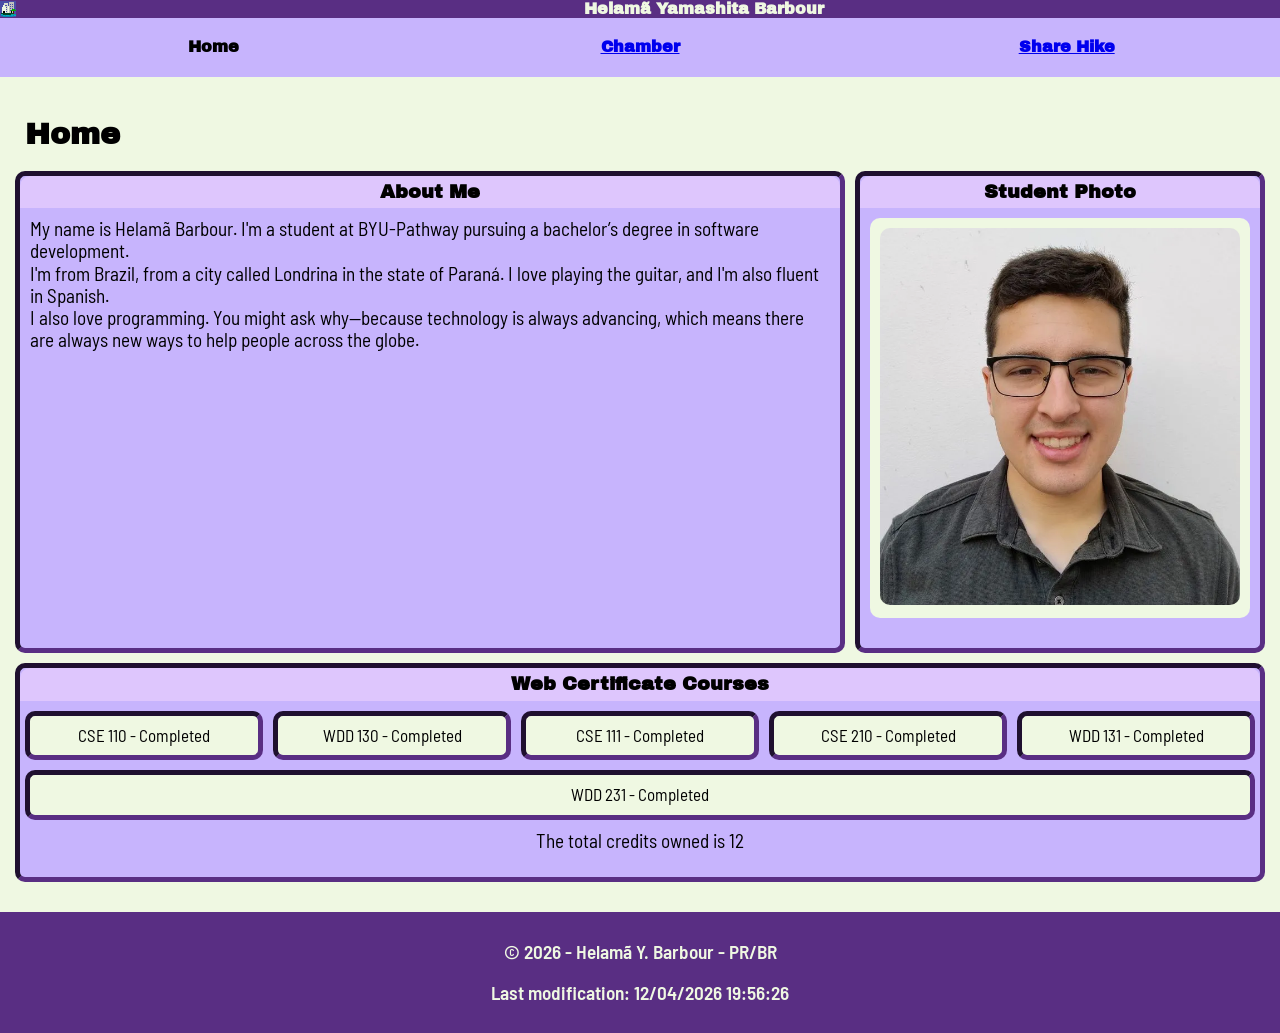
<file: index.html>
<!DOCTYPE html>
<html lang="en">

<head>
    <meta charset="UTF-8">
    <meta name="viewport" content="width=device-width, initial-scale=1.0">
    <title>About Me</title>
    <meta name="description" content="The home for the WDD231 assigments and an introdution to myself">
    <meta name="author" content="Helamã Y. Barbour">
    <link rel="shortcut icon" href="images/favicon.ico" type="image/x-icon">
    <link rel="stylesheet" href="styles/normalize.css" onload="this.media='all'">
    <link rel="stylesheet" href="styles/index.css">
    <link rel="stylesheet" href="styles/index-medium.css">
    <link rel="stylesheet" href="styles/index-large.css">
    <link rel="preconnect" href="https://fonts.googleapis.com">
    <link rel="preconnect" href="https://fonts.gstatic.com" crossorigin>
    <link
        href="https://fonts.googleapis.com/css2?family=Archivo+Black&family=Barlow+Semi+Condensed:ital,wght@0,100;0,200;0,300;0,400;0,500;0,600;0,700;0,800;0,900;1,100;1,200;1,300;1,400;1,500;1,600;1,700;1,800;1,900&display=swap"
        rel="stylesheet">
    <script src="scripts/script.js" defer></script>
    <script src="scripts/course.js" defer></script>
</head>

<body>
    <header>
        <img src="images/favicon.ico" alt="Page icon">
        <span>Helamã Yamashita Barbour</span>
        <img id="dropdownImg" alt="dropdown logo" src="images/dropdown-resize.webp">
        <nav>
            <ul>
                <li>Home</li>
                <li><a href="./chamber/index.html">Chamber</a></li>
                <li><a href="./shareHike/index.html">Share Hike</a></li>
            </ul>
        </nav>
    </header>
    <main>
        <h1>Home</h1>
        <section id="about-me">
            <h2>About Me</h2>
            <p>
                My name is Helamã Barbour. I'm a student at BYU-Pathway pursuing
                a bachelor’s degree in software development.<br>
                I'm from Brazil, from a city called Londrina in the state
                of Paraná. I love playing the guitar, and I'm also fluent in Spanish.<br>
                I also love programming. You might ask why—because technology is always advancing,
                which means there are always new ways to help people across the globe.
            </p>
        </section>
        <section id="student">
            <h2>Student Photo</h2>
            <div id="student-img">
                <img src="images/helama-size.webp" alt="The Student Helamã image">
            </div>
        </section>
        <section id="courses">
            <h2>Web Certificate Courses</h2>
            <ul>
            </ul>
            <span id="totalCredits">The total credits for courses listed above is 6</span>
        </section>
    </main>
    <footer>
        <p>&copy; <span id="currentYear"></span> - Helamã Y. Barbour - PR/BR</p>
        <p id="lastModified"></p>
    </footer>
</body>

</html>
</file>
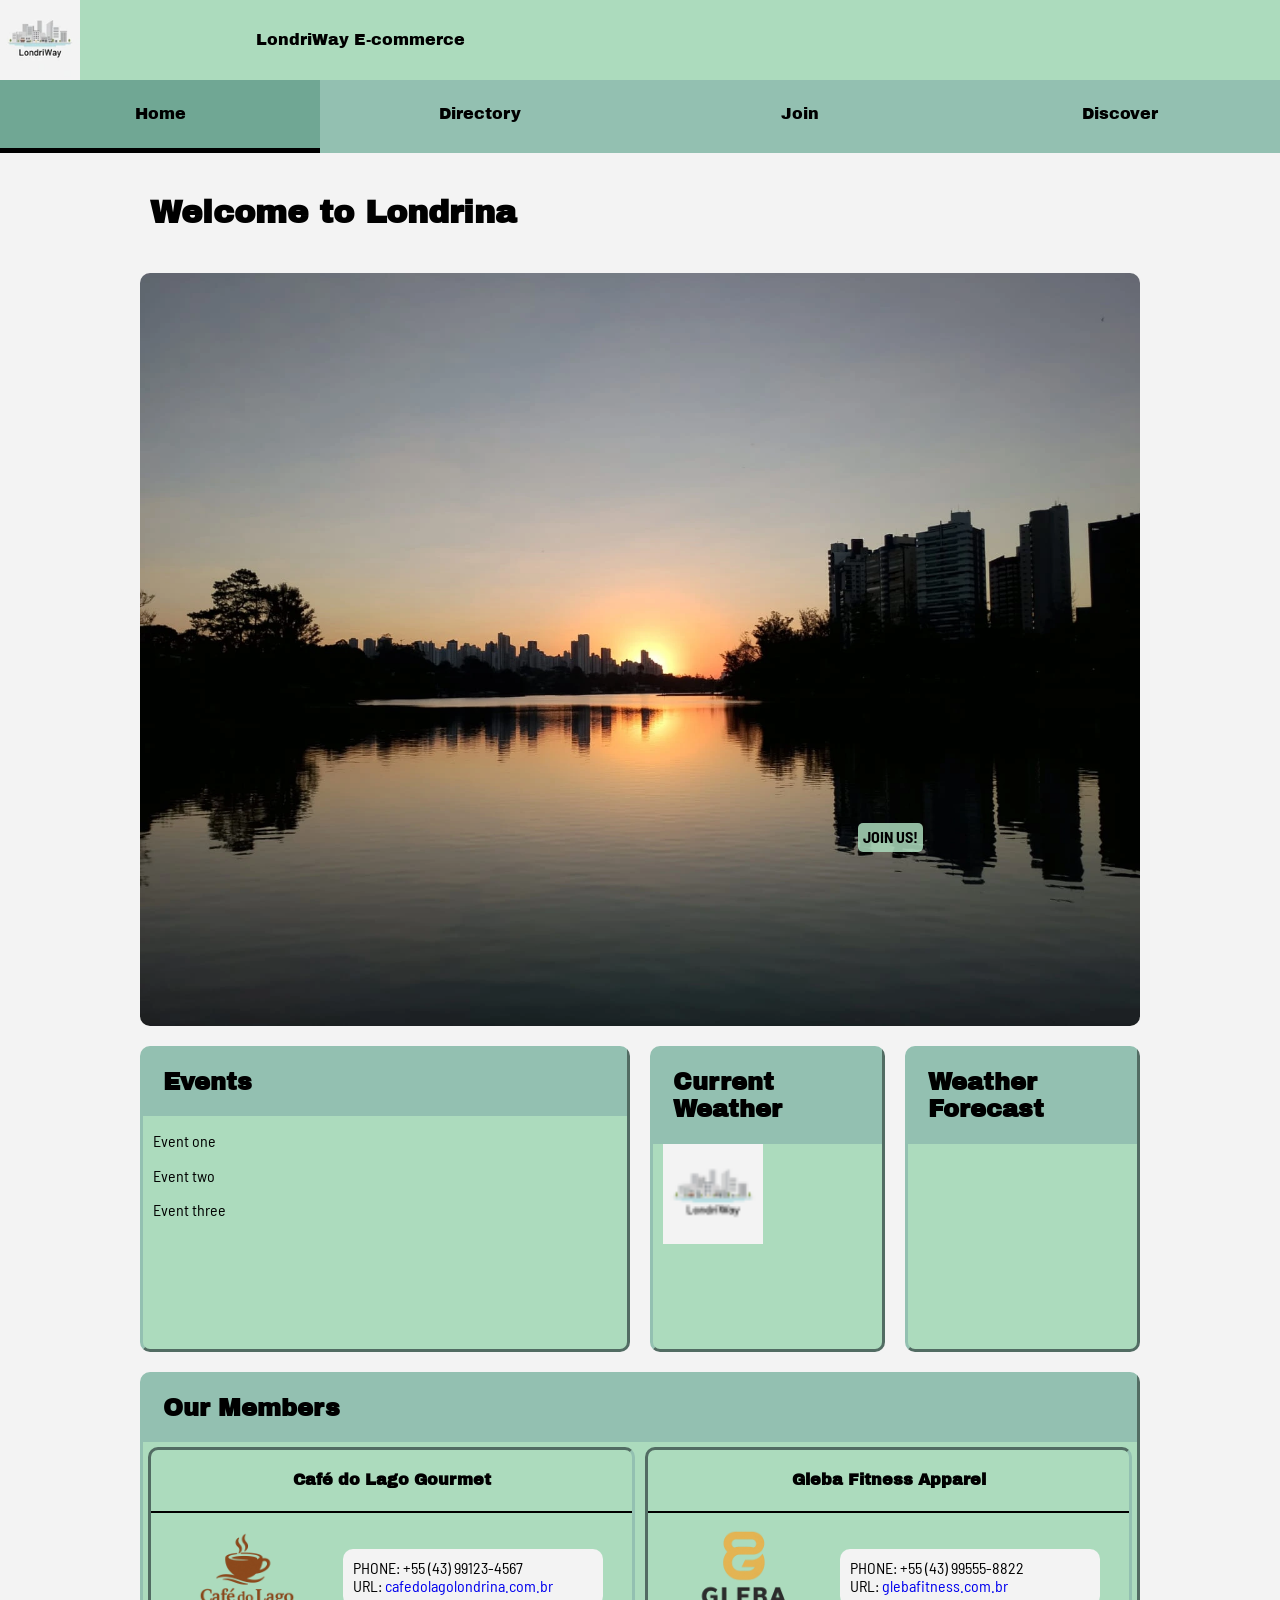
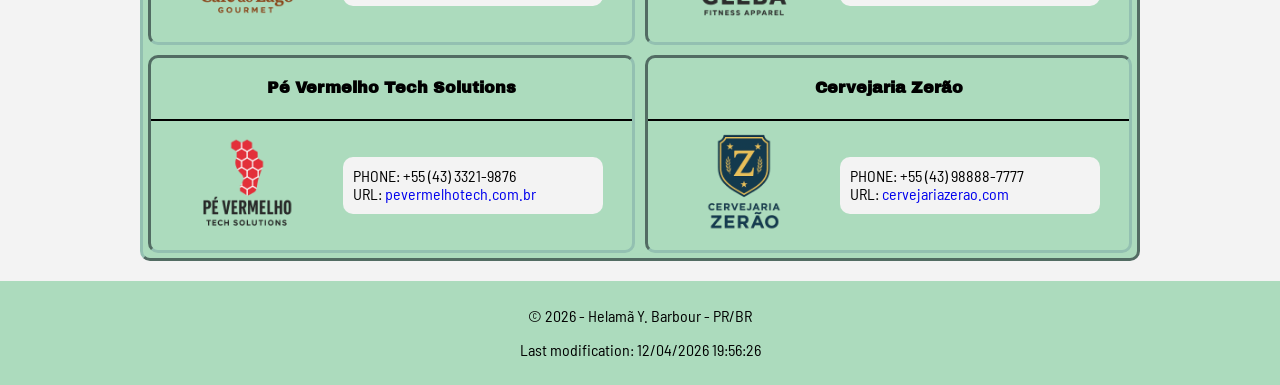
<file: chamber/index.html>
<!DOCTYPE html>
<html lang="en">

<head>
    <meta charset="UTF-8">
    <meta name="viewport" content="width=device-width, initial-scale=1.0">
    <title>LondriWay C.C Home Page</title>
    <meta name="author" content="Helamã Y. Barbour">
    <meta name="description"
        content="The purpouse of the home page is to help people to know the events, companies, and the weather of Londrina.">
    <meta property="og:title" content="LondriWay Home Page">
    <meta property="og:description"
        content="The purpouse of the home page is to help people to know the events, companies, and the weather of Londrina.">
    <meta property="og:image" content="https://helaman-y-b.github.io/wdd231/chamber/images/park-bridge-large.webp">
    <meta property="og:url" content="https://helaman-y-b.github.io/wdd231/chamber/directory.html">
    <link rel="shortcut icon" href="images/favicon.ico" type="image/x-icon">
    <link rel="stylesheet" href="styles/normalize.css">
    <link rel="stylesheet" href="styles/index-small.css">
    <link rel="stylesheet" href="styles/index-large.css" media="(min-width: 526px)">
    <link rel="preconnect" href="https://fonts.googleapis.com">
    <link rel="preconnect" href="https://fonts.gstatic.com" crossorigin>
    <link
        href="https://fonts.googleapis.com/css2?family=Archivo+Black&family=Barlow+Semi+Condensed:ital,wght@0,100;0,200;0,300;0,400;0,500;0,600;0,700;0,800;0,900;1,100;1,200;1,300;1,400;1,500;1,600;1,700;1,800;1,900&display=swap"
        rel="stylesheet">
    <script src="scripts/common-script.js" defer></script>
    <script type="module" src="scripts/script-controller.mjs"></script>
    <script type="module" src="scripts/forecast.mjs"></script>
</head>

<body>
    <header>
        <img src="images/londrin-way-logo.webp" width="75" alt="E-commerce logo">
        <span>LondriWay E-commerce</span>
        <button id="menu-toggle" aria-label="Open Menu">
            <img src="images/nav-icon-32x32.png" width="32" alt="open navigation symbol">
        </button>
        <nav>
            <button class="close-btn" aria-label="Close Menu">&times;</button>
            <ul>
                <li id="selected"><a href="./index.html">Home</a></li>
                <li><a href="./directory.html">Directory</a></li>
                <li><a href="./join.html">Join</a></li>
                <li><a href="./discover.html">Discover</a></li>
            </ul>
        </nav>
    </header>
    <main>
        <div id="hero-img">
            <picture>
                <source media="(min-width: 1000px)" srcset="images/lake-photo-large.webp">
                <source media="(min-width: 600px)" srcset="images/lake-photo-medium.webp">
                <source media="(min-width: 300px)" srcset="images/lake-photo-small.webp">

                <img src="images/lake-photo-large.webp" alt="Image of Londrina" width="400">

            </picture>
            <button id="keynotes">JOIN US!</button>
        </div>


        <h1>Welcome to Londrina</h1>
        <section id="events">
            <h2>Events</h2>
            <div>
                <p>Event one</p>
                <p>Event two</p>
                <p>Event three</p>
            </div>
        </section>
        <section id="weather">
            <h2>Current Weather</h2>
            <div id="weather-info">
                <img id="weather-icon" src="./images/favicon.ico" alt="Weather icon" loading="lazy" width="100"
                    height="75">
                <ul>
                    <li id="temp"></li>
                    <li id="weather-stat"></li>
                    <li id="highest"></li>
                    <li id="lowest"></li>
                    <li id="humidity"></li>
                    <li id="sunrise"></li>
                    <li id="sunset"></li>
                </ul>
            </div>
        </section>
        <section id="forecast">
            <h2>Weather Forecast</h2>
            <div id="forecast-info">
                <p id="today-cast"></p>
                <p id="toworrow-cast"></p>
                <p id="twoday-cast"></p>
            </div>
        </section>
        <section id="business">
            <h2>Our Members</h2>
            <div id="business-info">
                <div id="members-container">
                    <!--Members goes here-->
                </div>
            </div>
        </section>
    </main>
    <footer>
        <p>&copy; <span id="currentYear"></span> - Helamã Y. Barbour - PR/BR</p>
        <p id="lastModified"></p>
    </footer>
</body>

</html>
</file>
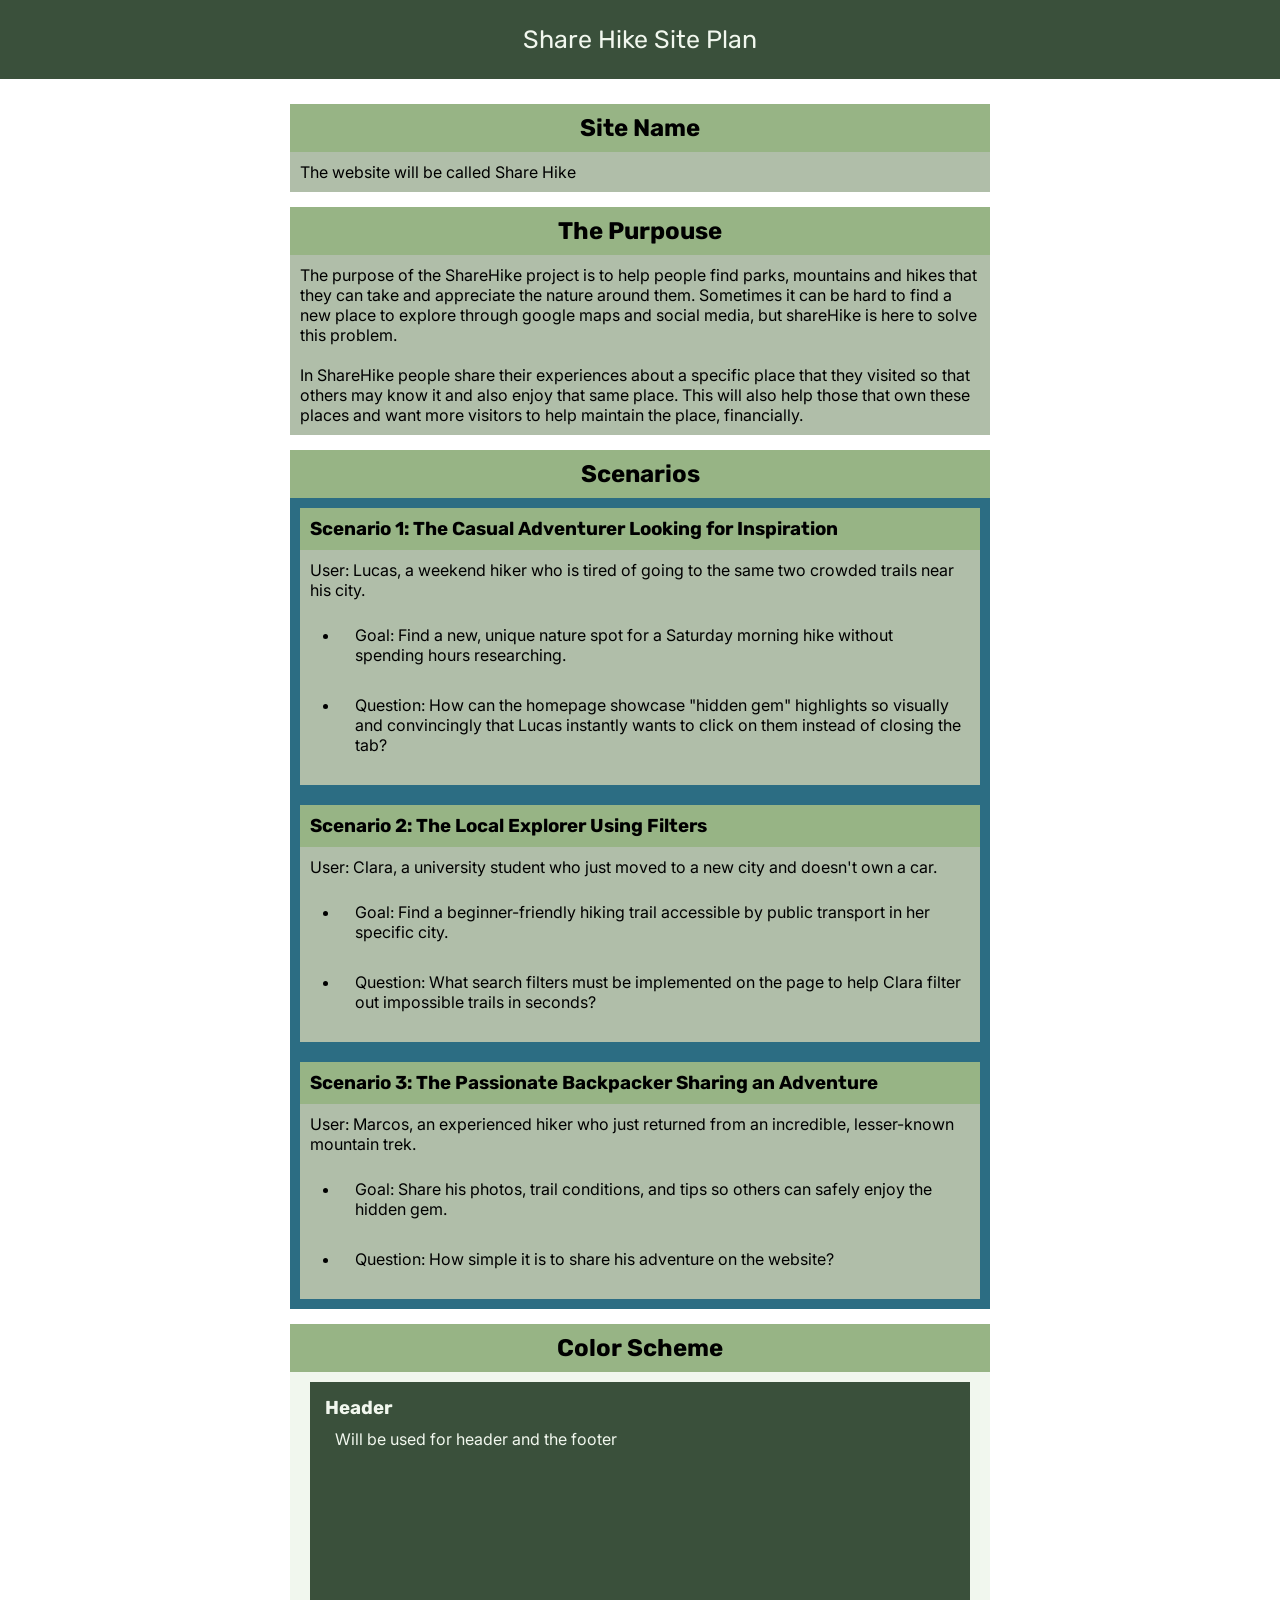
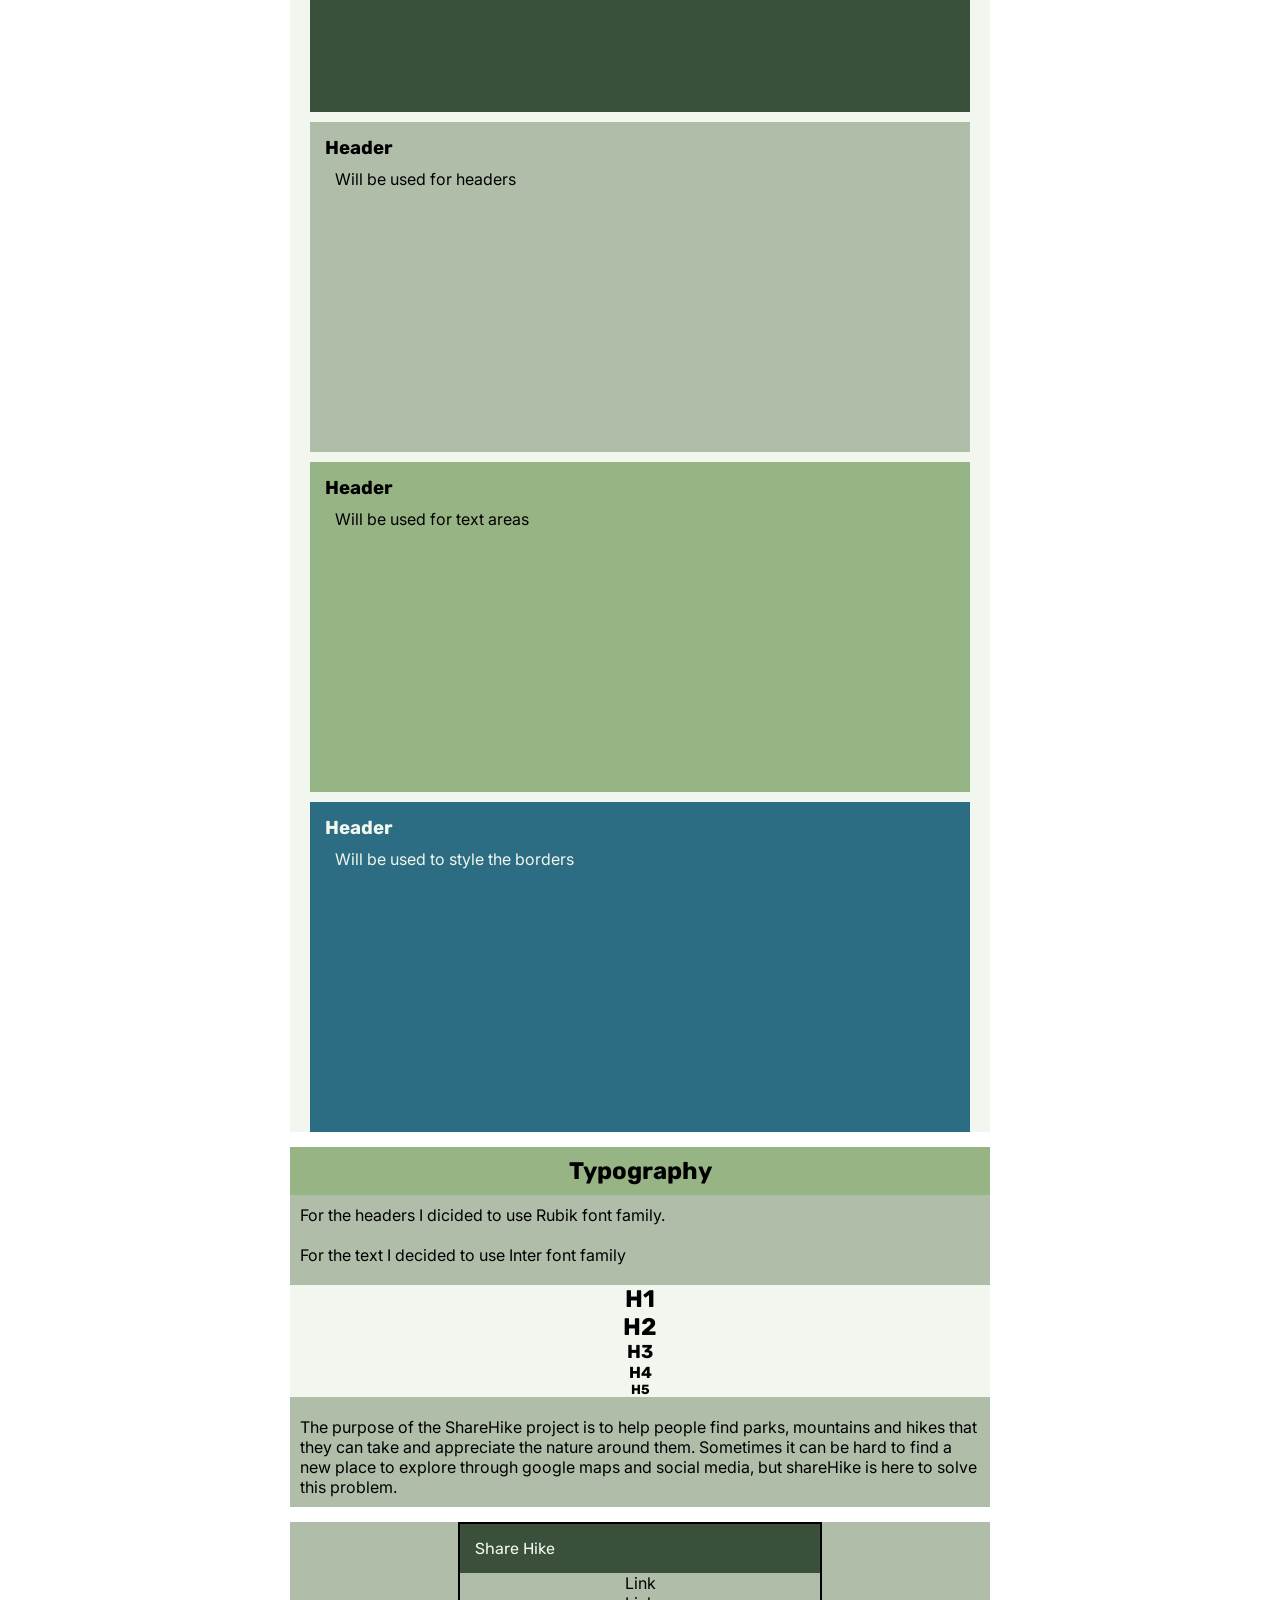
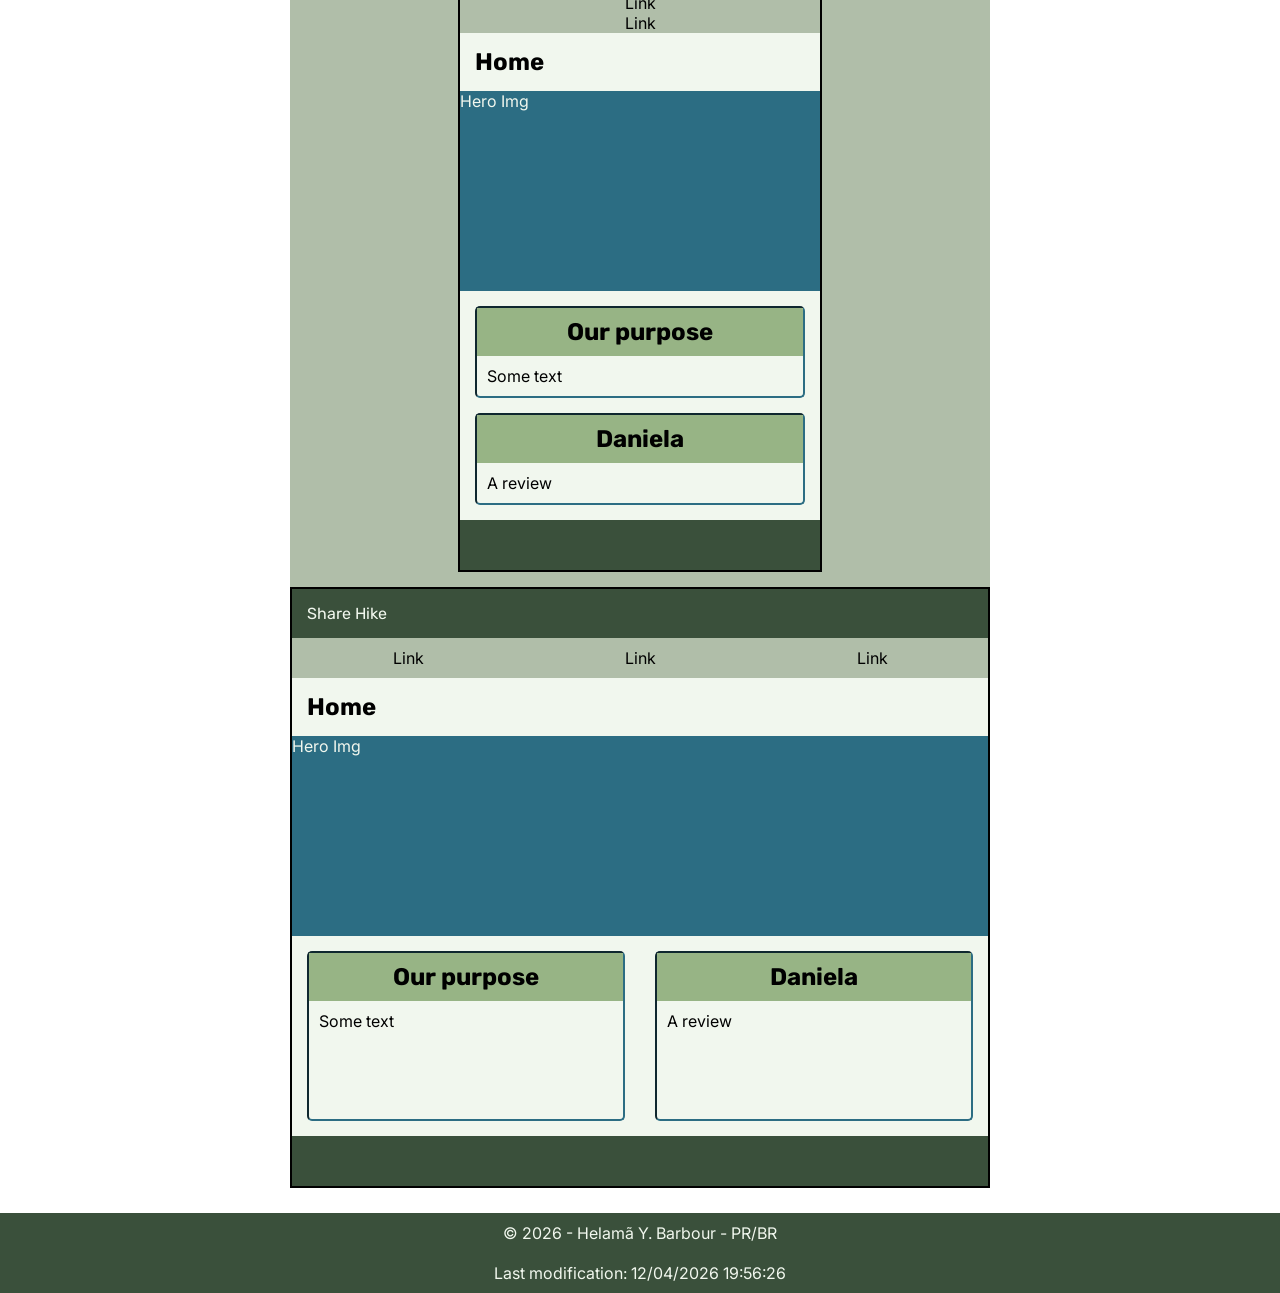
<file: finalProjectPlan/index.html>
<!DOCTYPE html>
<html lang="en">
<head>
    <meta charset="UTF-8">
    <meta name="viewport" content="width=device-width, initial-scale=1.0">
    <title>Share Hike Site Plan</title>
    <link rel="stylesheet" href="style/style.css">
    <link rel="preconnect" href="https://fonts.googleapis.com">
    <link rel="preconnect" href="https://fonts.gstatic.com" crossorigin>
    <link href="https://fonts.googleapis.com/css2?family=Inter:ital,opsz,wght@0,14..32,100..900;1,14..32,100..900&family=Rubik:wght@800&display=swap" rel="stylesheet">
    <script src="scripts/last-modified.js" defer></script>
</head>
<body>
    <header>Share Hike Site Plan</header>
    <main>
        <section>
            <h2>Site Name</h2>
            <p>The website will be called Share Hike</p>
        </section>
        <section>
            <h2>The Purpouse</h2>
            <p>The purpose of the ShareHike project is to help people find parks, mountains and hikes that they can take and appreciate the nature around them. Sometimes it can be hard to find a new place to explore through google maps and social media, but shareHike is here to solve this problem.
                <br><br>
                In ShareHike people share their experiences about a specific place that they visited so that others may know it and also enjoy that same place.
                This will also help those that own these places and want more visitors to help maintain the place, financially.
            </p>
        </section>
        <section id="scenarios">
            <h2>Scenarios</h2>
            <div class="scenarios">
                <h3>Scenario 1: The Casual Adventurer Looking for Inspiration</h3>
                <p>User: Lucas, a weekend hiker who is tired of going to the same two crowded trails near his city.</p>
                <ul>
                    <li>Goal: Find a new, unique nature spot for a Saturday morning hike without spending hours researching.</li>
                    <li>Question: How can the homepage showcase "hidden gem" highlights so visually and convincingly that Lucas instantly wants to click on them instead of closing the tab?</li>
                </ul>
            </div>
            <div class="scenarios">
                <h3>Scenario 2: The Local Explorer Using Filters</h3>
                <p>User: Clara, a university student who just moved to a new city and doesn't own a car.</p>
                <ul>
                    <li>Goal: Find a beginner-friendly hiking trail accessible by public transport in her specific city.</li>
                    <li>Question: What search filters must be implemented on the page to help Clara filter out impossible trails in seconds?</li>
                </ul>
            </div>
            <div class="scenarios">
                <h3>Scenario 3: The Passionate Backpacker Sharing an Adventure</h3>
                <p>User: Marcos, an experienced hiker who just returned from an incredible, lesser-known mountain trek.</p>
                <ul>
                    <li>Goal: Share his photos, trail conditions, and tips so others can safely enjoy the hidden gem.</li>
                    <li>Question: How simple it is to share his adventure on the website?</li>
                </ul>
            </div>
        </section>
        <section id="color-scheme">
            <h2>Color Scheme</h2>
            <div id="primary">
                <h3>Header</h3>
                <p>Will be used for header and the footer</p>
            </div>
            <div id="secondary">
                <h3>Header</h3>
                <p>Will be used for headers</p>
            </div>
            <div id="tertiary">
                <h3>Header</h3>
                <p>Will be used for text areas</p>
            </div>
            <div id="quaternary">
                <h3>Header</h3>
                <p>Will be used to style the borders</p>
            </div>
        </section>
        <section id="typo">
            <h2>Typography</h2>
            <p>For the headers I dicided to use Rubik font family. <br> <br>For the text I decided to use Inter font family</p>
            <div id="header-typo">
                <h1>H1</h1>
                <h2>H2</h2>
                <h3>H3</h3>
                <h4>H4</h4>
                <h5>H5</h5>
            </div>
            <div id="text-typo">
                <p>The purpose of the ShareHike project is to help people find parks, mountains and hikes that they can take and appreciate the nature around them. Sometimes it can be hard to find a new place to explore through google maps and social media, but shareHike is here to solve this problem.</p>
            </div>
        </section>
        <section id="wireframe">
            <div id="mobile-view">
                <div id="header-phone">
                    <span>Share Hike</span>
                    <nav>
                        <ul>
                            <li>Link</li>
                            <li>Link</li>
                            <li>Link</li>
                        </ul>
                    </nav>
                </div>
                <div id="main-phone">
                    <h1>Home</h1>
                    <div class="hero-img">Hero Img</div>
                    <div class="purpouse">
                        <h2>Our purpose</h2>
                        <p>Some text</p>
                    </div>
                    <div class="user-review">
                        <h2>Daniela</h2>
                        <p>A review</p>
                    </div>
                </div>
                <div id="footer-phone"></div>
            </div>

            <div id="wide-view">
                <div id="header-wide">
                    <span>Share Hike</span>
                    <nav>
                        <ul>
                            <li>Link</li>
                            <li>Link</li>
                            <li>Link</li>
                        </ul>
                    </nav>
                </div>
                <div id="main-wide">
                    <h1>Home</h1>
                    <div class="hero-img">Hero Img</div>
                    <div class="purpouse">
                        <h2>Our purpose</h2>
                        <p>Some text</p>
                    </div>
                    <div class="user-review">
                        <h2>Daniela</h2>
                        <p>A review</p>
                    </div>
                </div>
                <div id="footer-wide"></div>
            </div>
        </section>
    </main>
    <footer>
        <p>&copy; <span id="currentYear"></span> - Helamã Y. Barbour - PR/BR</p>
        <p id="lastModified"></p>
    </footer>
</body>
</html>
</file>
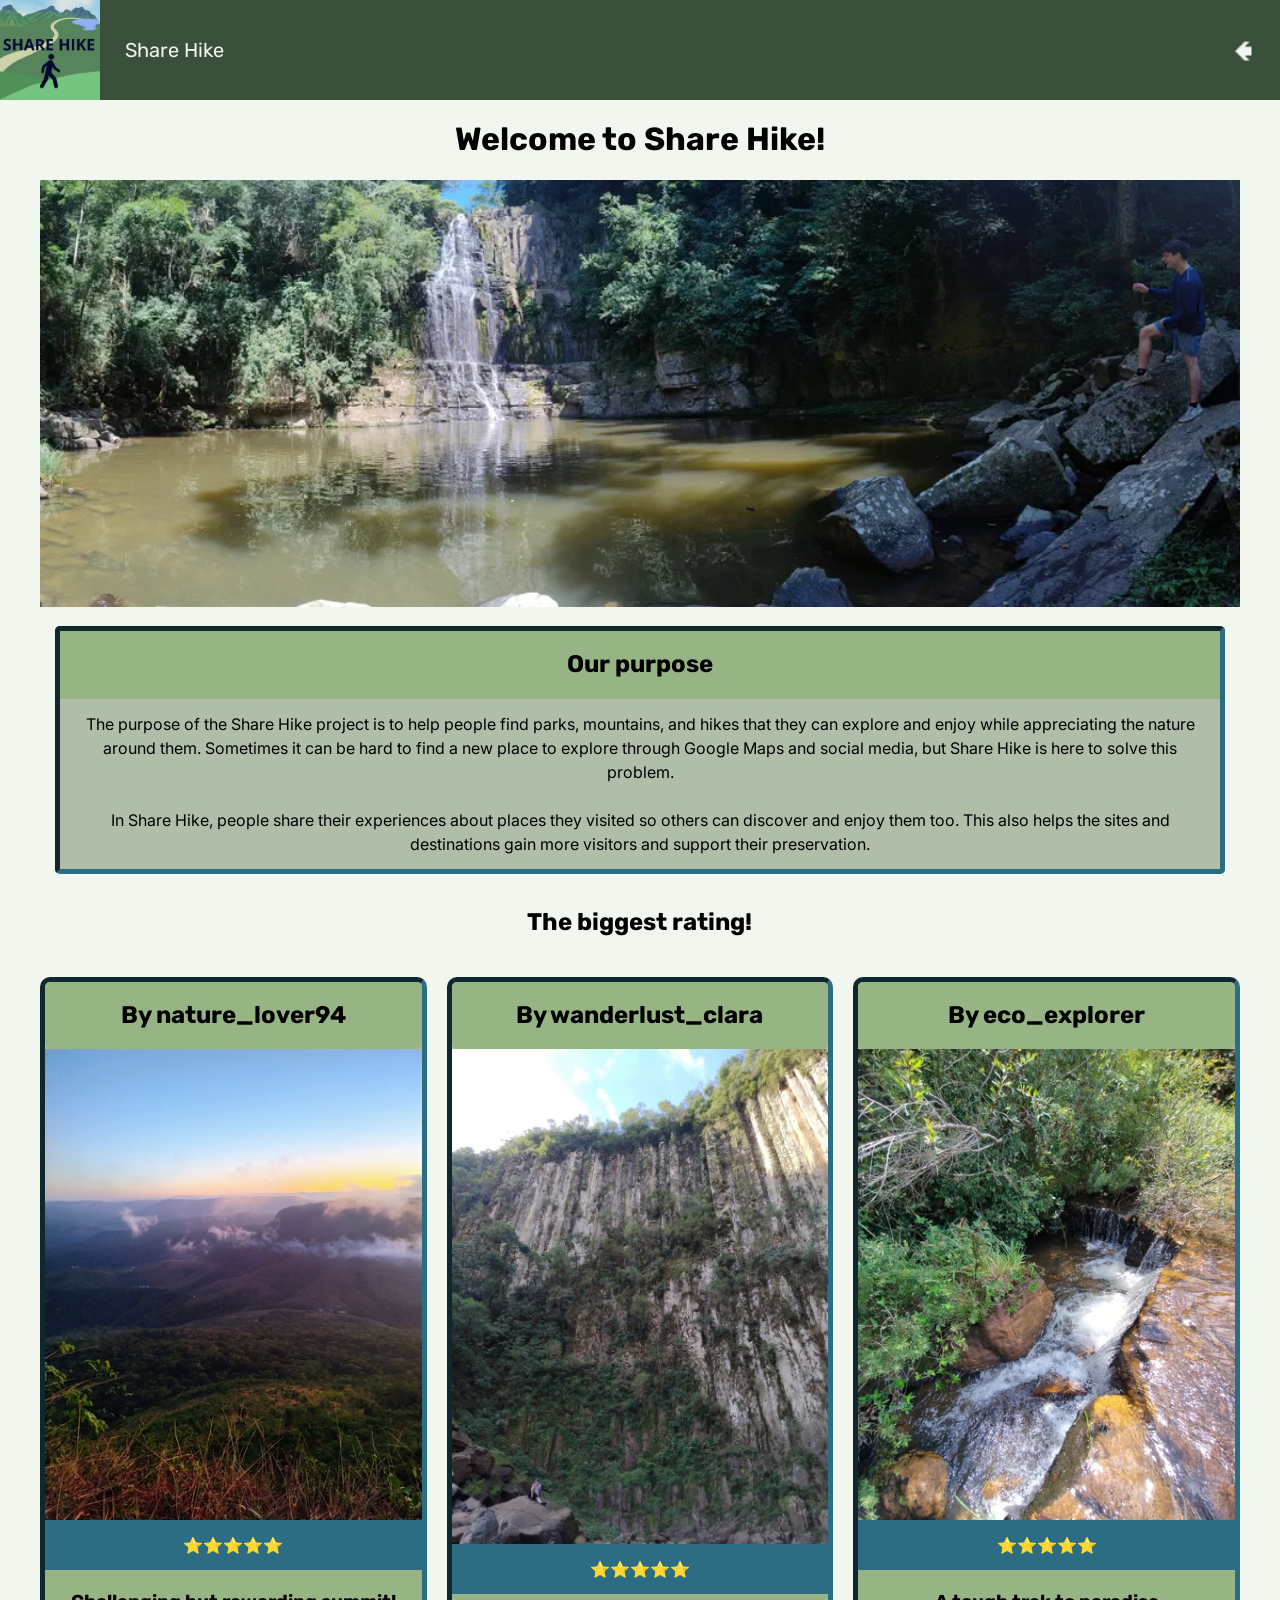
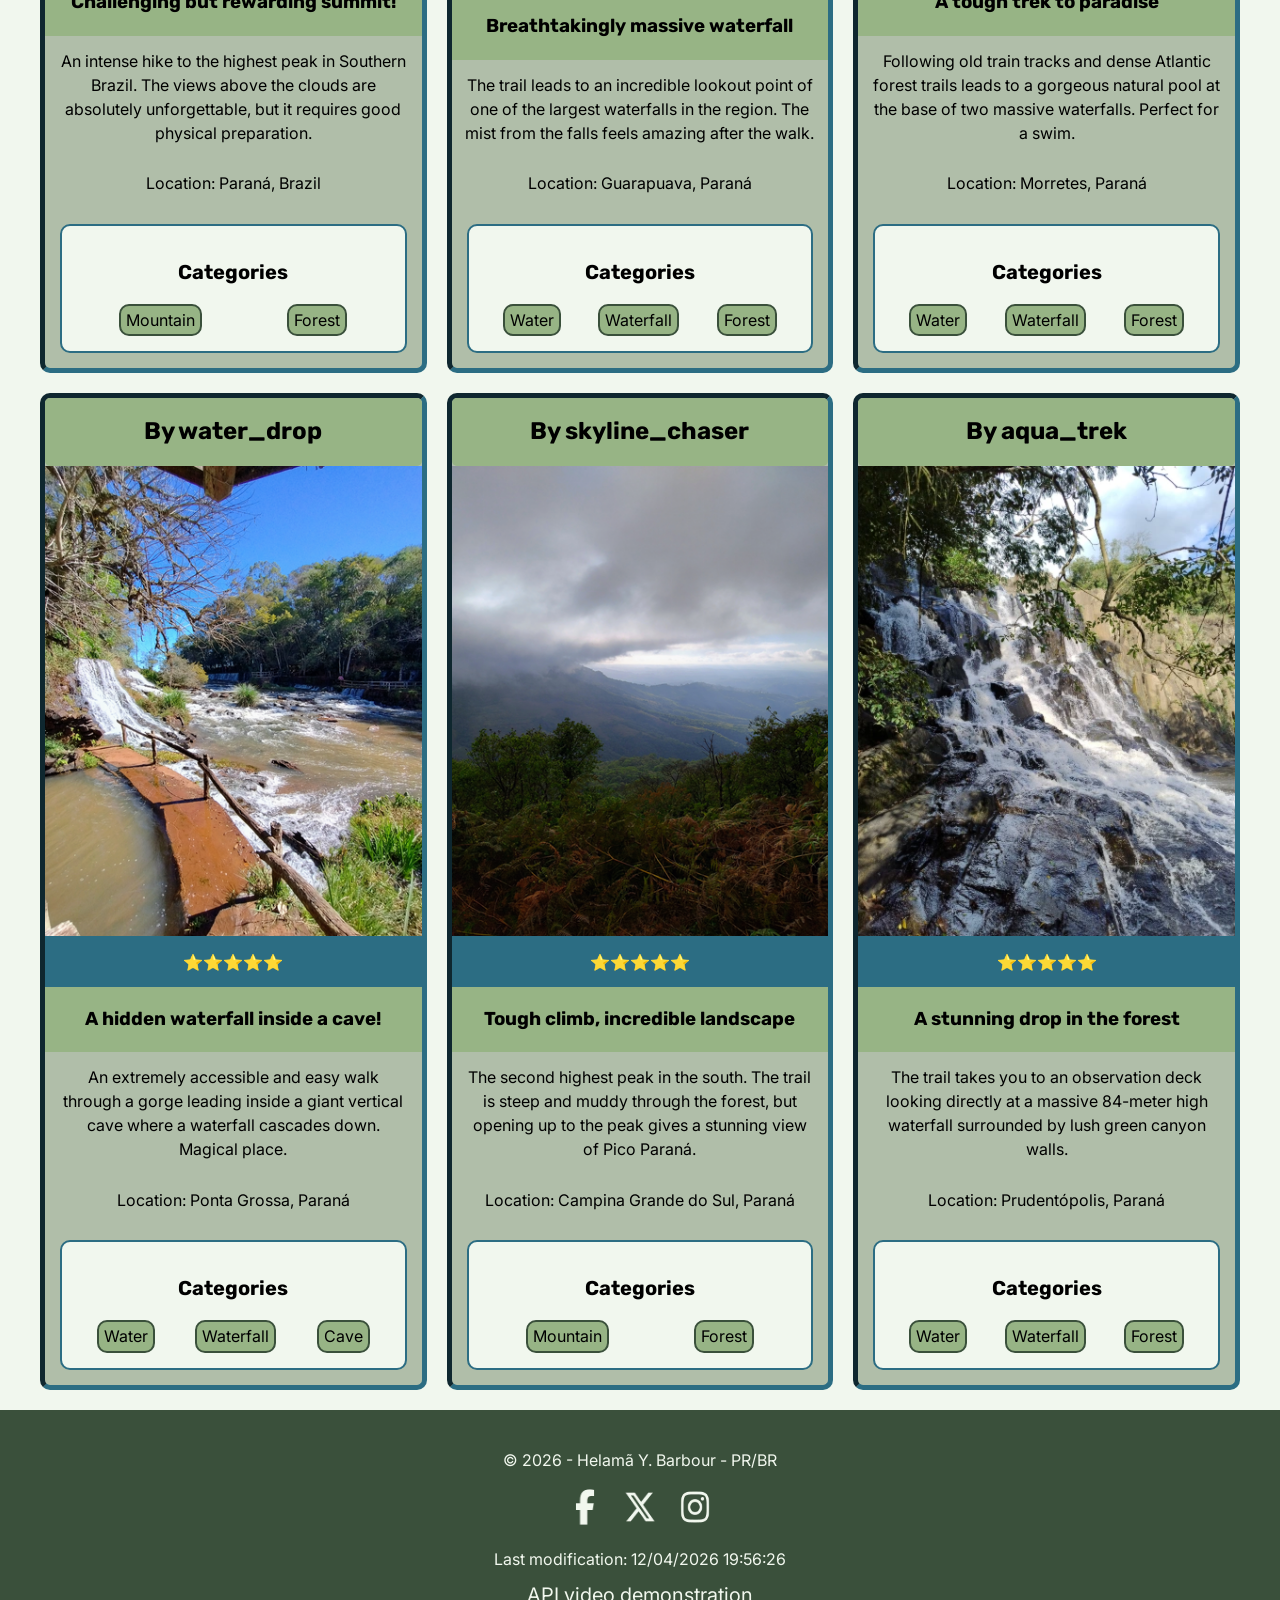
<file: shareHike/index.html>
<!DOCTYPE html>
<html lang="en">

<head>
    <meta charset="UTF-8">
    <meta name="viewport" content="width=device-width, initial-scale=1.0">
    <title>Share Hike Home</title>
    <meta name="author" content="Helamã Y. Barbour">
    <meta name="description"
        content="Share Hike connects outdoor lovers with community-shared hikes, trail highlights, and local nature experiences.">
    <meta property="og:title" content="Share Hike Home">
    <meta property="og:description"
        content="Discover Share Hike, view community-shared hikes, and explore the best outdoor experiences recommended by members.">
    <meta property="og:image" content="https://helaman-y-b.github.io/wdd231/shareHike/images/hero-1000.webp">
    <meta property="og:url" content="https://helaman-y-b.github.io/wdd231/shareHike/index.html">
    <link rel="preconnect" href="https://fonts.googleapis.com">
    <link rel="preconnect" href="https://fonts.gstatic.com" crossorigin>
    <link rel="preload"
        href="https://fonts.googleapis.com/css2?family=Inter:wght@400&family=Rubik:wght@800&display=swap" as="style"
        onload="this.onload=null;this.rel='stylesheet'">
    <noscript>
        <link rel="stylesheet"
            href="https://fonts.googleapis.com/css2?family=Inter:wght@400&family=Rubik:wght@800&display=swap">
    </noscript>
    <link rel="shortcut icon" href="images/favicon.ico" type="image/x-icon">
    <link rel="stylesheet" href="styles/normalize.css" media="print" onload="this.media='all'">
    <link rel="preload" href="styles/common.css" as="style" onload="this.rel='stylesheet'">
    <noscript>
        <link rel="stylesheet" href="styles/common.css">
    </noscript>
    <link rel="stylesheet" href="styles/index.css" media="print" onload="this.media='all'">
    <link rel="stylesheet" href="styles/index-larger.css" media="print" onload="this.media='all'">
    <script src="scripts/common-scripts.js" defer></script>
    <script type="module" src="scripts/controller-index.mjs"></script>
</head>

<body>
    <header>
        <img src="images/favicon.ico" alt="Share Hike icon" width="100" height="100">
        <span>Share Hike</span>
        <p id="open-nav-btn" class="close-btn">🢁</p>
        <nav class="close">
            <ul>
                <li id="selected"><a href="index.html">Home</a></li>
                <li><a href="hikes.html">The Hikes</a></li>
                <li><a href="become.html">Become a Hiker</a></li>
            </ul>
        </nav>
    </header>
    <main>
        <h1>Welcome to Share Hike!</h1>
        <picture>
            <source media="(min-width: 700px)" srcset="images/hero-1000.webp">
            <source media="(min-width: 500px)" srcset="images/hero-700.webp">
            <source media="(min-width: 400px)" srcset="images/mautain-hike500.webp">
            <source media="(min-width: 300px)" srcset="images/mautain-hike400.webp">

            <img src="images/hero-1000.webp" alt="Picture of a lake with a waterfall." fetchpriority="high">
        </picture>
        <section id="purpose">
            <h2>Our purpose</h2>
            <p>The purpose of the Share Hike project is to help people find parks, mountains, and hikes that they can
                explore and enjoy while appreciating the nature around them. Sometimes it can be hard to find a new
                place
                to explore through Google Maps and social media, but Share Hike is here to solve this problem.
                <br><br>
                In Share Hike, people share their experiences about places they visited so others can discover and
                enjoy them too. This also helps the sites and destinations gain more visitors and support their
                preservation.
            </p>
        </section>
        <section id="highlights"></section>
    </main>
    <footer>
        <p>&copy; <span id="currentYear"></span> - Helamã Y. Barbour - PR/BR</p>
        <div id="media">
            <a href="https://www.facebook.com/" aria-label="Facebook" target="_blank" rel="noopener noreferrer">
                <img src="images/facebook-f-brands.webp" alt="Facebook icon" width="44" height="44">
            </a>
            <a href="https://x.com/" aria-label="X" target="_blank" rel="noopener noreferrer">
                <img src="images/x-twitter-brands.webp" alt="X icon" width="44" height="44">
            </a>
            <a href="https://www.instagram.com/" aria-label="Instagram" target="_blank" rel="noopener noreferrer">
                <img src="images/instagram-brands.webp" alt="Instagram icon" width="44" height="44">
            </a>
        </div>
        <p id="lastModified"></p>
        <a href="https://youtu.be/-clFVvWmlLs">API video demonstration</a>
    </footer>

</body>

</html>
</file>
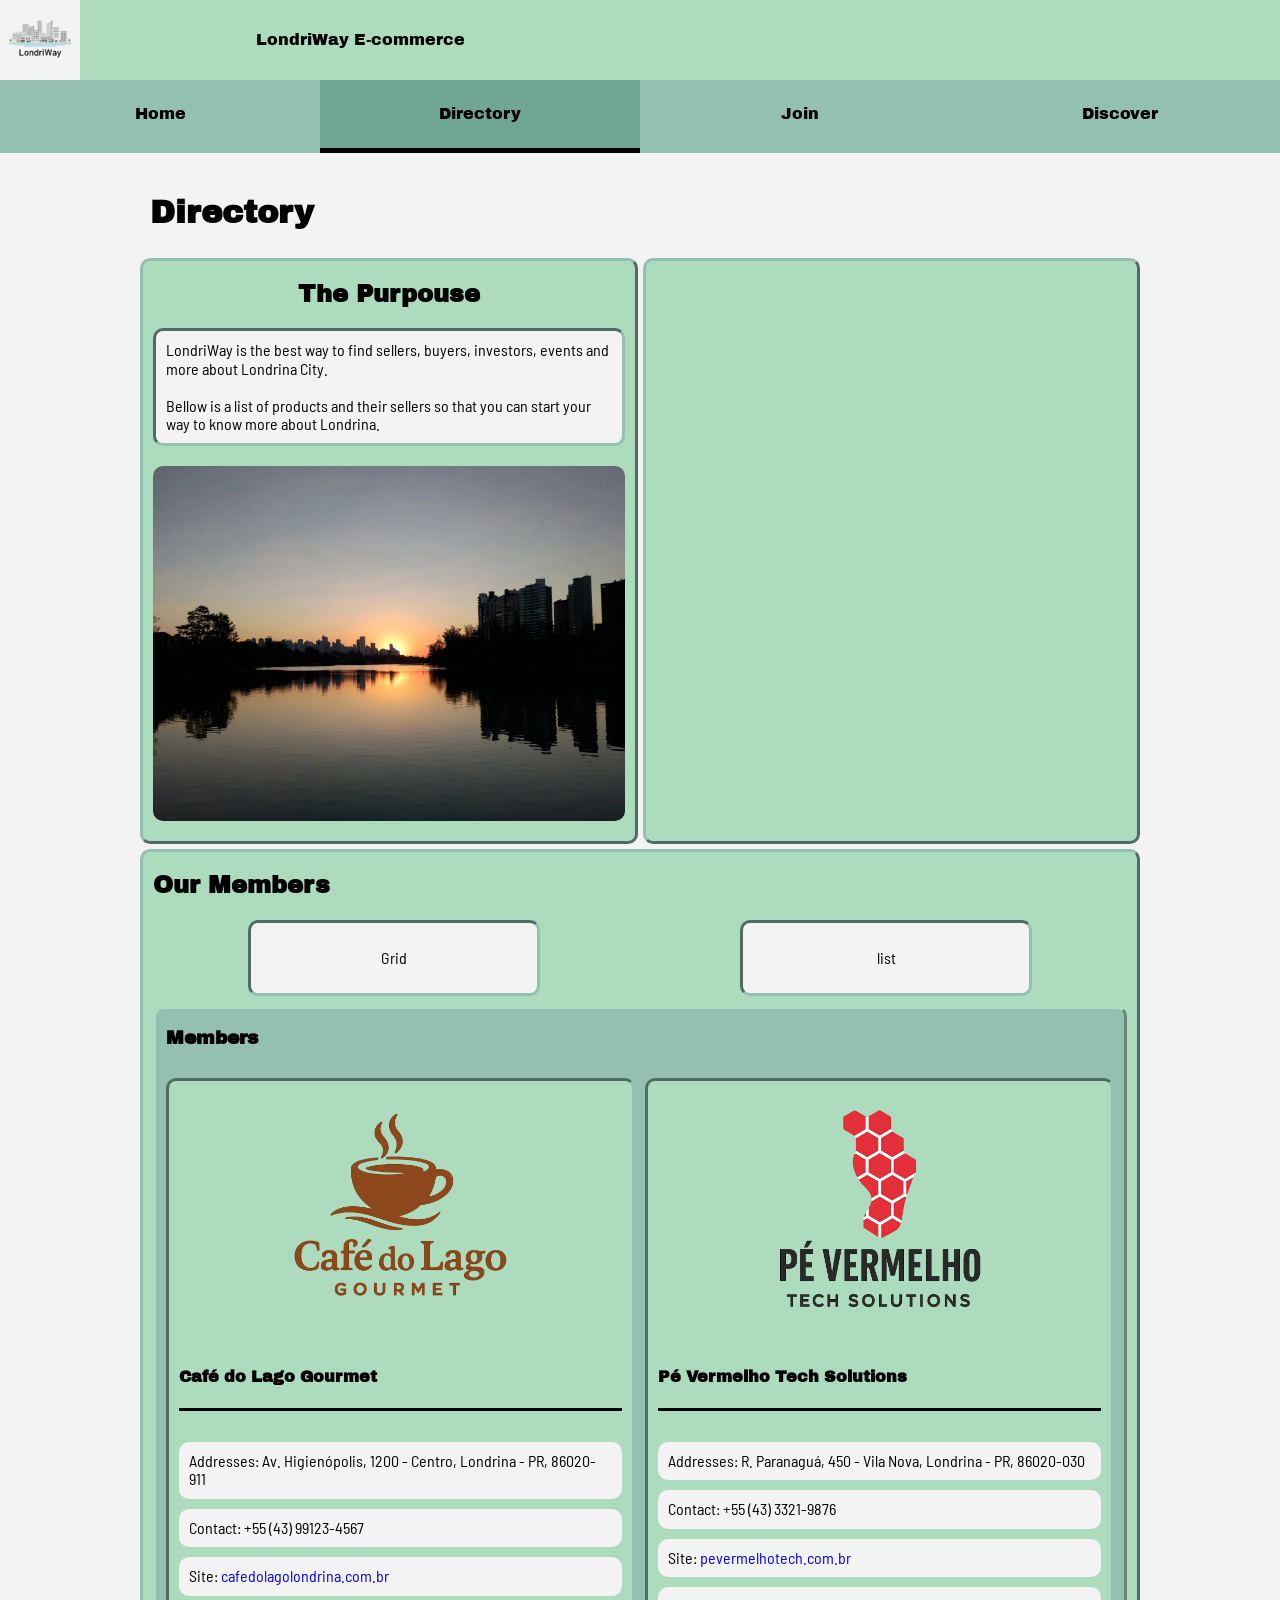
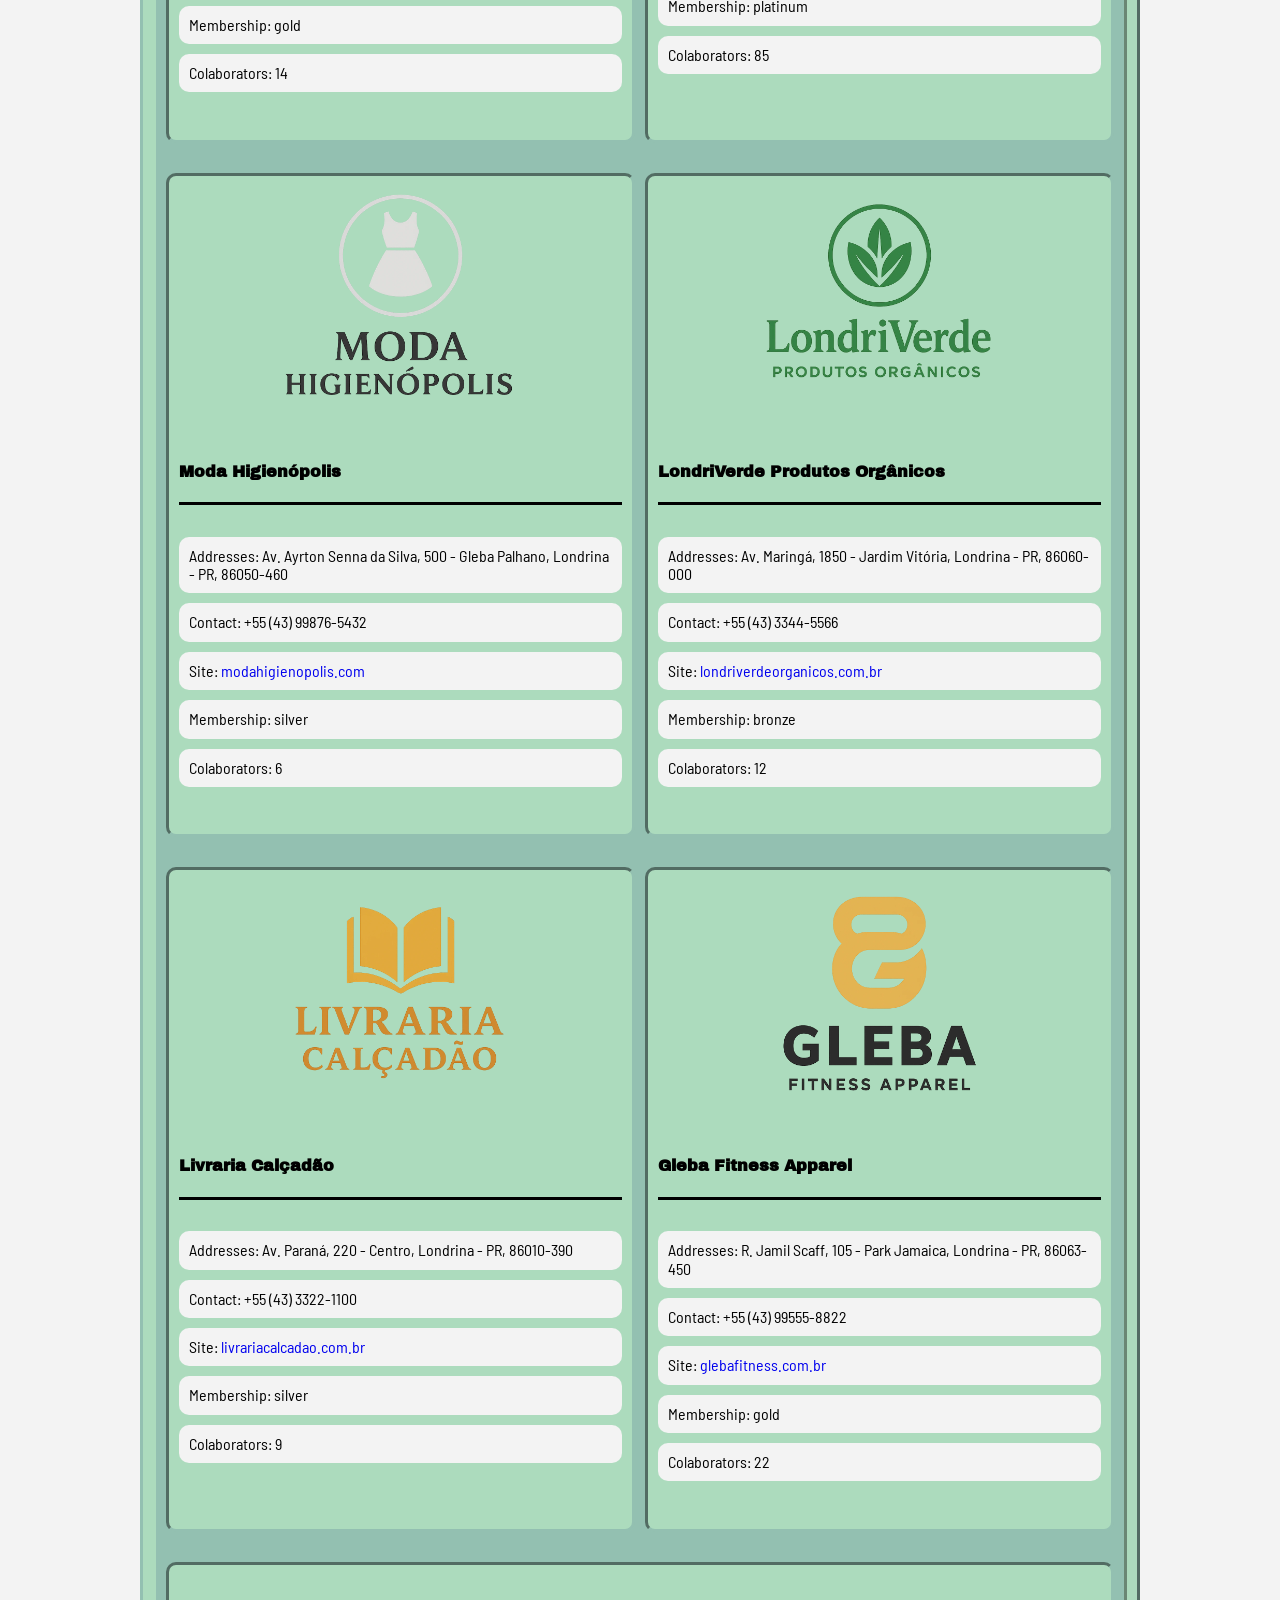
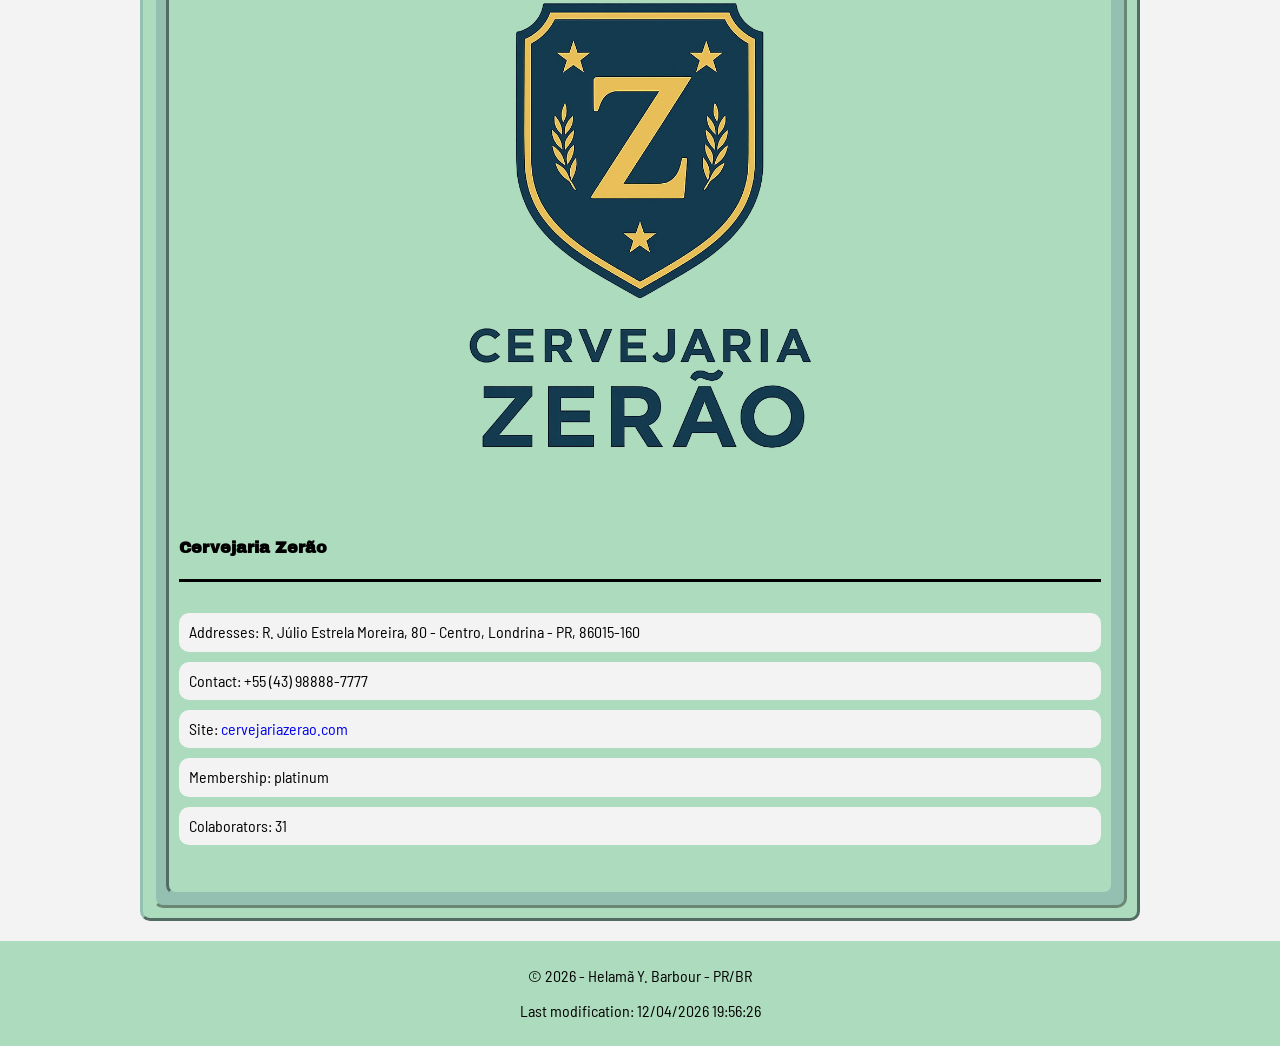
<file: chamber/directory.html>
<!DOCTYPE html>
<html lang="en">

<head>
    <meta charset="UTF-8">
    <meta name="viewport" content="width=device-width, initial-scale=1.0">
    <title>LondriWay C.C Directory</title>
    <meta name="author" content="Helamã Y. Barbour">
    <meta name="description"
        content="The purpouse of the directory page is to help people to know the products, companies, events and people from Lodrina.">
    <meta property="og:title" content="LondriWay Directory">
    <meta property="og:description"
        content="The purpouse of the directory page is to help people to know the products, companies, events and people from Lodrina.">
    <meta property="og:image" content="https://helaman-y-b.github.io/wdd231/chamber/images/park-bridge-large.webp">
    <meta property="og:url" content="https://helaman-y-b.github.io/wdd231/chamber/directory.html">
    <link rel="shortcut icon" href="images/favicon.ico" type="image/x-icon">
    <link rel="stylesheet" href="styles/normalize.css">
    <link rel="stylesheet" href="styles/directory-small.css">
    <link rel="stylesheet" href="styles/directory-large.css" media="(min-width: 526px)">
    <link rel="preconnect" href="https://fonts.googleapis.com">
    <link rel="preconnect" href="https://fonts.gstatic.com" crossorigin>
    <link
        href="https://fonts.googleapis.com/css2?family=Archivo+Black&family=Barlow+Semi+Condensed:ital,wght@0,100;0,200;0,300;0,400;0,500;0,600;0,700;0,800;0,900;1,100;1,200;1,300;1,400;1,500;1,600;1,700;1,800;1,900&display=swap"
        rel="stylesheet">
    <script src="scripts/common-script.js" defer></script>
    <script type="module" src="scripts/directory-controller.mjs"></script>
    <script src="scripts/filters.js" defer></script>
</head>

<body>
    <header>
        <img src="images/londrin-way-logo.webp" alt="E-commerce logo">
        <span>LondriWay E-commerce</span>
        <button id="menu-toggle" aria-label="Open Menu">
            <img src="images/nav-icon-32x32.png" alt="open navigation symbol">
        </button>
        <nav>
            <button class="close-btn" aria-label="Close Menu">&times;</button>
            <ul>
                <li><a href="./index.html">Home</a></li>
                <li><a id="selected" href="/directory.html">Directory</a></li>
                <li><a href="./join.html">Join</a></li>
                <li><a href="./discover.html">Discover</a></li>
            </ul>
        </nav>
    </header>
    <main>
        <h1>Directory</h1>
        <section id="image">
            <picture>
                <source media="(min-width: 1000px)" srcset="images/lake-photo-large.webp">
                <source media="(min-width: 800px)" srcset="images/park-bridge-large.webp">
                <source media="(min-width: 600px)" srcset="images/lake-photo-medium.webp">
                <source media="(min-width: 500px)" srcset="images/park-bridge-medium.webp">
                <source media="(min-width: 400px)" srcset="images/park-bridge-small.webp">
                <source media="(min-width: 300px)" srcset="images/park-bridge-small.webp">


                <img src="images/winter-lake-large.webp" alt="Image of lago Igapo of Londrina">
            </picture>
        </section>
        <section id="purpose">
            <h2>The Purpouse</h2>
            <p>LondriWay is the best way to find sellers, buyers, investors, events and more about Londrina
                City.<br><br>
                Bellow is a list of products and their sellers so that you can start your way to know more about
                Londrina.
            </p>

            <picture>
                <source media="(min-width: 1000px)" srcset="images/lake-photo-large.webp">
                <source media="(min-width: 600px)" srcset="images/lake-photo-medium.webp">
                <source media="(min-width: 300px)" srcset="images/lake-photo-small.webp">

                <img src="images/lake-photo-large.webp" alt="Image of Londrina" loading="lazy">
            </picture>
        </section>
        <section id="members">
            <h2>Our Members</h2>
            <div>
                <div id="filters">
                    <button id="grid-filter" type="button">
                        <p>Grid</p>
                    </button>
                    <button id="list-filter" type="button">
                        <p>list</p>
                    </button>
                </div>
                <div id="members-list">
                    <h3>Members</h3>
                    <div id="members-container">
                        <!--Members goes here-->
                    </div>
                </div>
            </div>
        </section>
    </main>
    <footer>
        <p>&copy; <span id="currentYear"></span> - Helamã Y. Barbour - PR/BR</p>
        <p id="lastModified"></p>
    </footer>
</body>

</html>
</file>
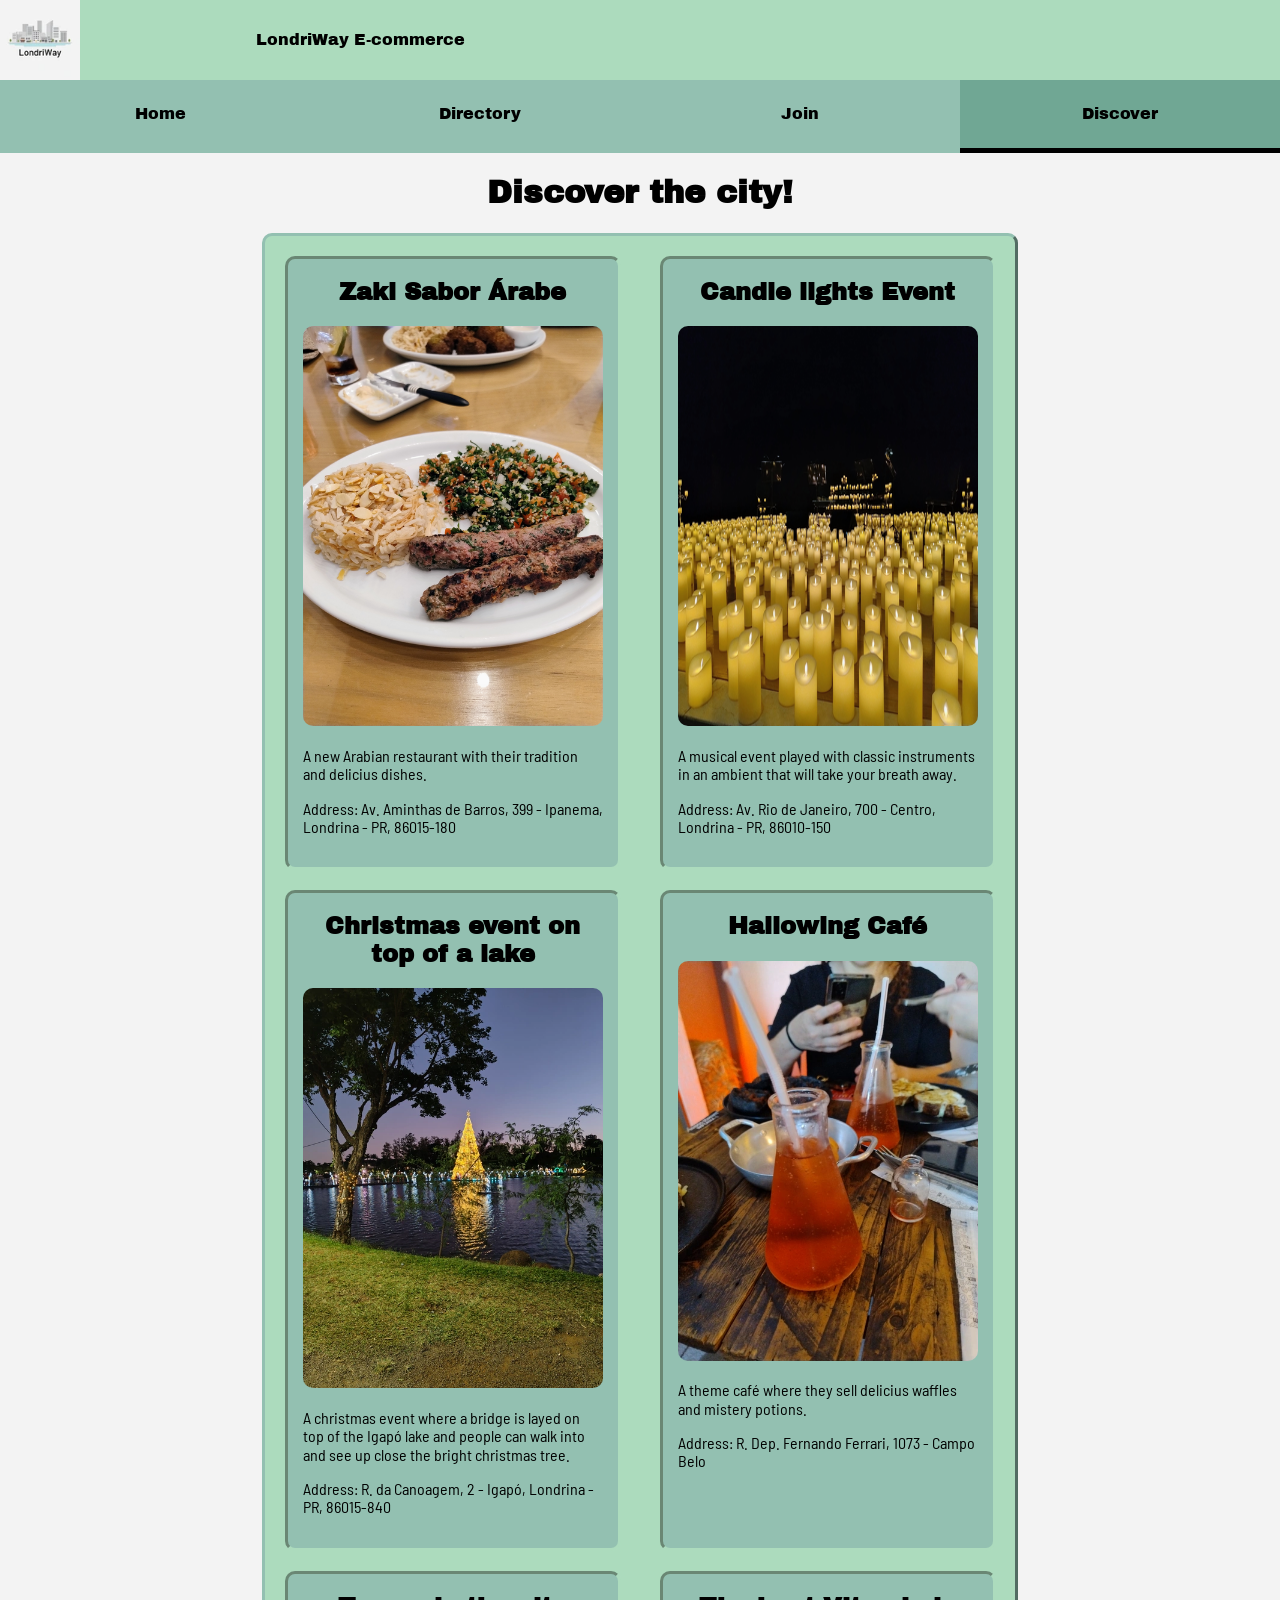
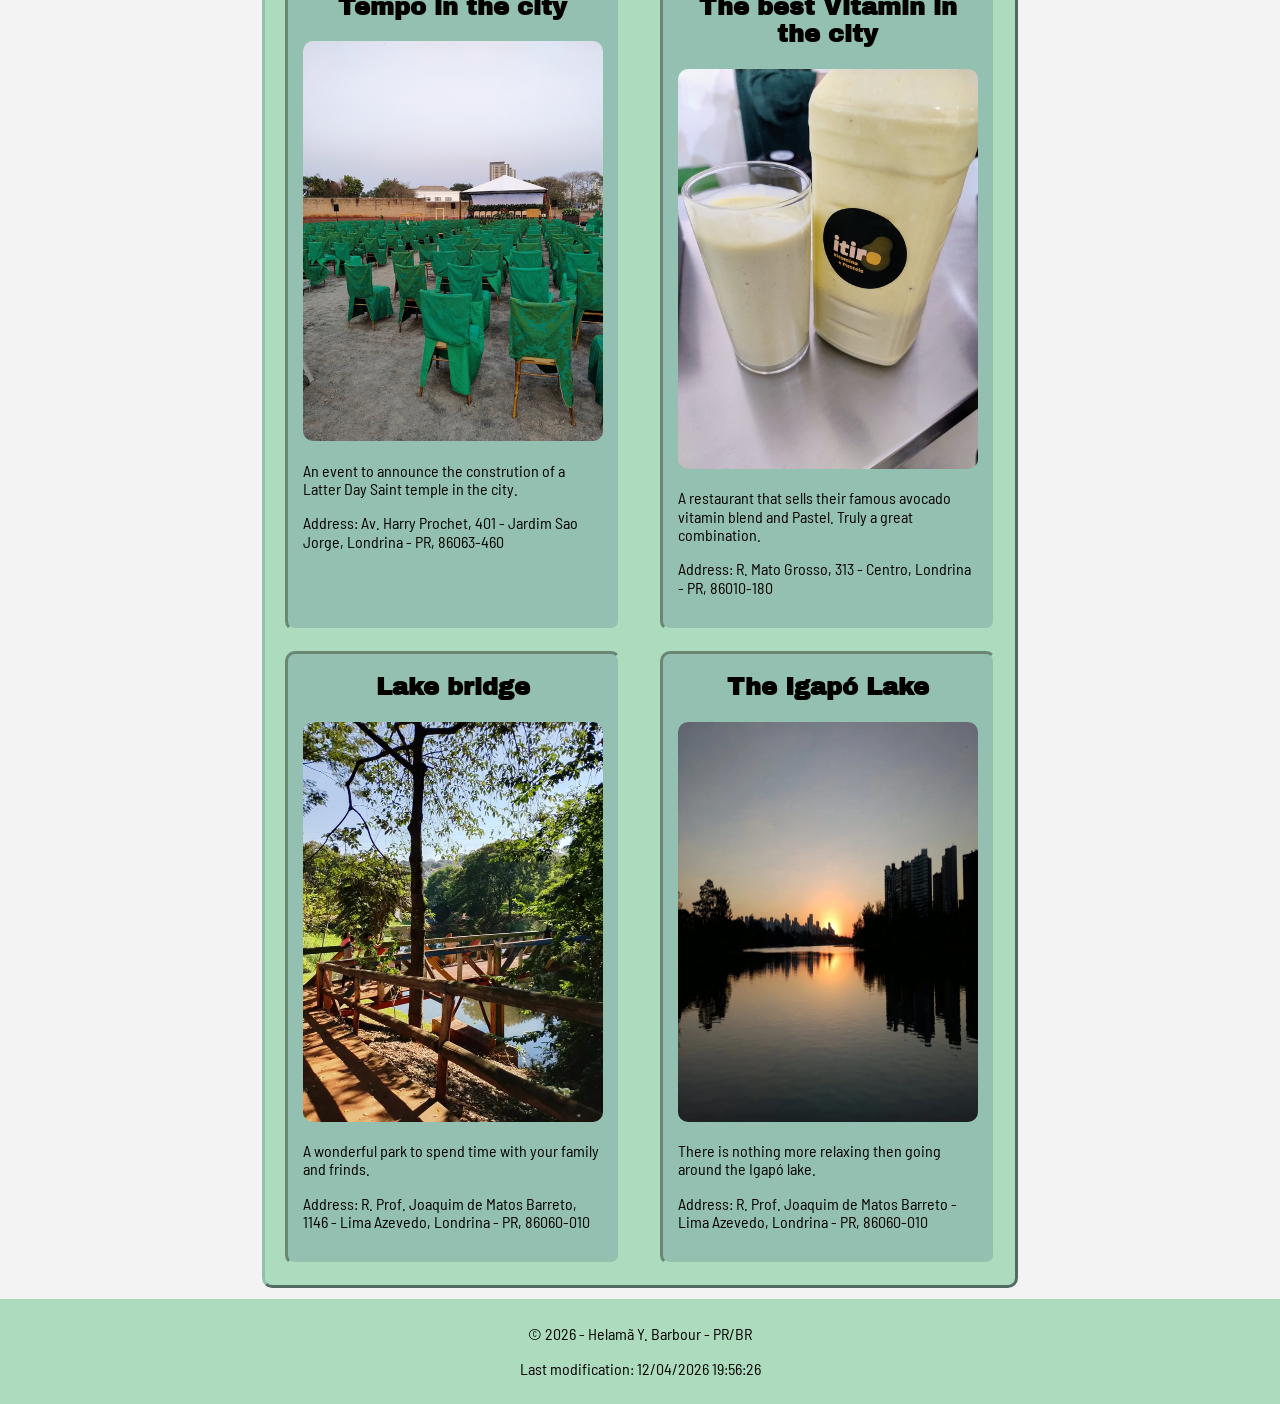
<file: chamber/discover.html>
<!DOCTYPE html>
<html lang="en">

<head>
    <meta charset="UTF-8">
    <meta name="viewport" content="width=device-width, initial-scale=1.0">
    <title>LondriWay C.C Discovery Page</title>
    <meta name="author" content="Helamã Y. Barbour">
    <meta name="description"
        content="The purpouse of the discover page is to help people to discover new things in Londrina.">
    <meta property="og:title" content="LondriWay Discover Page">
    <meta property="og:description"
        content="The purpouse of the discover page is to help people to discover new things in Londrina.">
    <meta property="og:image" content="https://helaman-y-b.github.io/wdd231/chamber/images/park-bridge-large.webp">
    <meta property="og:url" content="https://helaman-y-b.github.io/wdd231/chamber/discover.html">
    <link rel="shortcut icon" href="images/favicon.ico" type="image/x-icon">
    <link rel="stylesheet" href="styles/normalize.css">
    <link rel="preconnect" href="https://fonts.googleapis.com">
    <link rel="preconnect" href="https://fonts.gstatic.com" crossorigin>
    <link
        href="https://fonts.googleapis.com/css2?family=Archivo+Black&family=Barlow+Semi+Condensed:ital,wght@0,100;0,200;0,300;0,400;0,500;0,600;0,700;0,800;0,900;1,100;1,200;1,300;1,400;1,500;1,600;1,700;1,800;1,900&display=swap"
        rel="stylesheet">
    <link rel="stylesheet" href="styles/discover-small.css">
    <link rel="stylesheet" href="styles/discover-large.css">
    <script src="scripts/common-script.js" defer></script>
    <script type="module" src="scripts/discover-controller.mjs"></script>
</head>

<body>
    <header>
        <img src="images/londrin-way-logo.webp" width="75" alt="E-commerce logo">
        <span>LondriWay E-commerce</span>
        <button id="menu-toggle" aria-label="Open Menu">
            <img src="images/nav-icon-32x32.png" width="32" alt="open navigation symbol">
        </button>
        <nav>
            <button class="close-btn" aria-label="Close Menu">&times;</button>
            <ul>
                <li><a href="./index.html">Home</a></li>
                <li><a href="./directory.html">Directory</a></li>
                <li><a href="./join.html">Join</a></li>
                <li id="selected"><a href="./discover.html">Discover</a></li>
            </ul>
        </nav>
    </header>
    <main>
        <h1>Discover the city!</h1>
        <section id="discover"></section>
    </main>
    <footer>
        <p>&copy; <span id="currentYear"></span> - Helamã Y. Barbour - PR/BR</p>
        <p id="lastModified"></p>
    </footer>
</body>

</html>
</file>
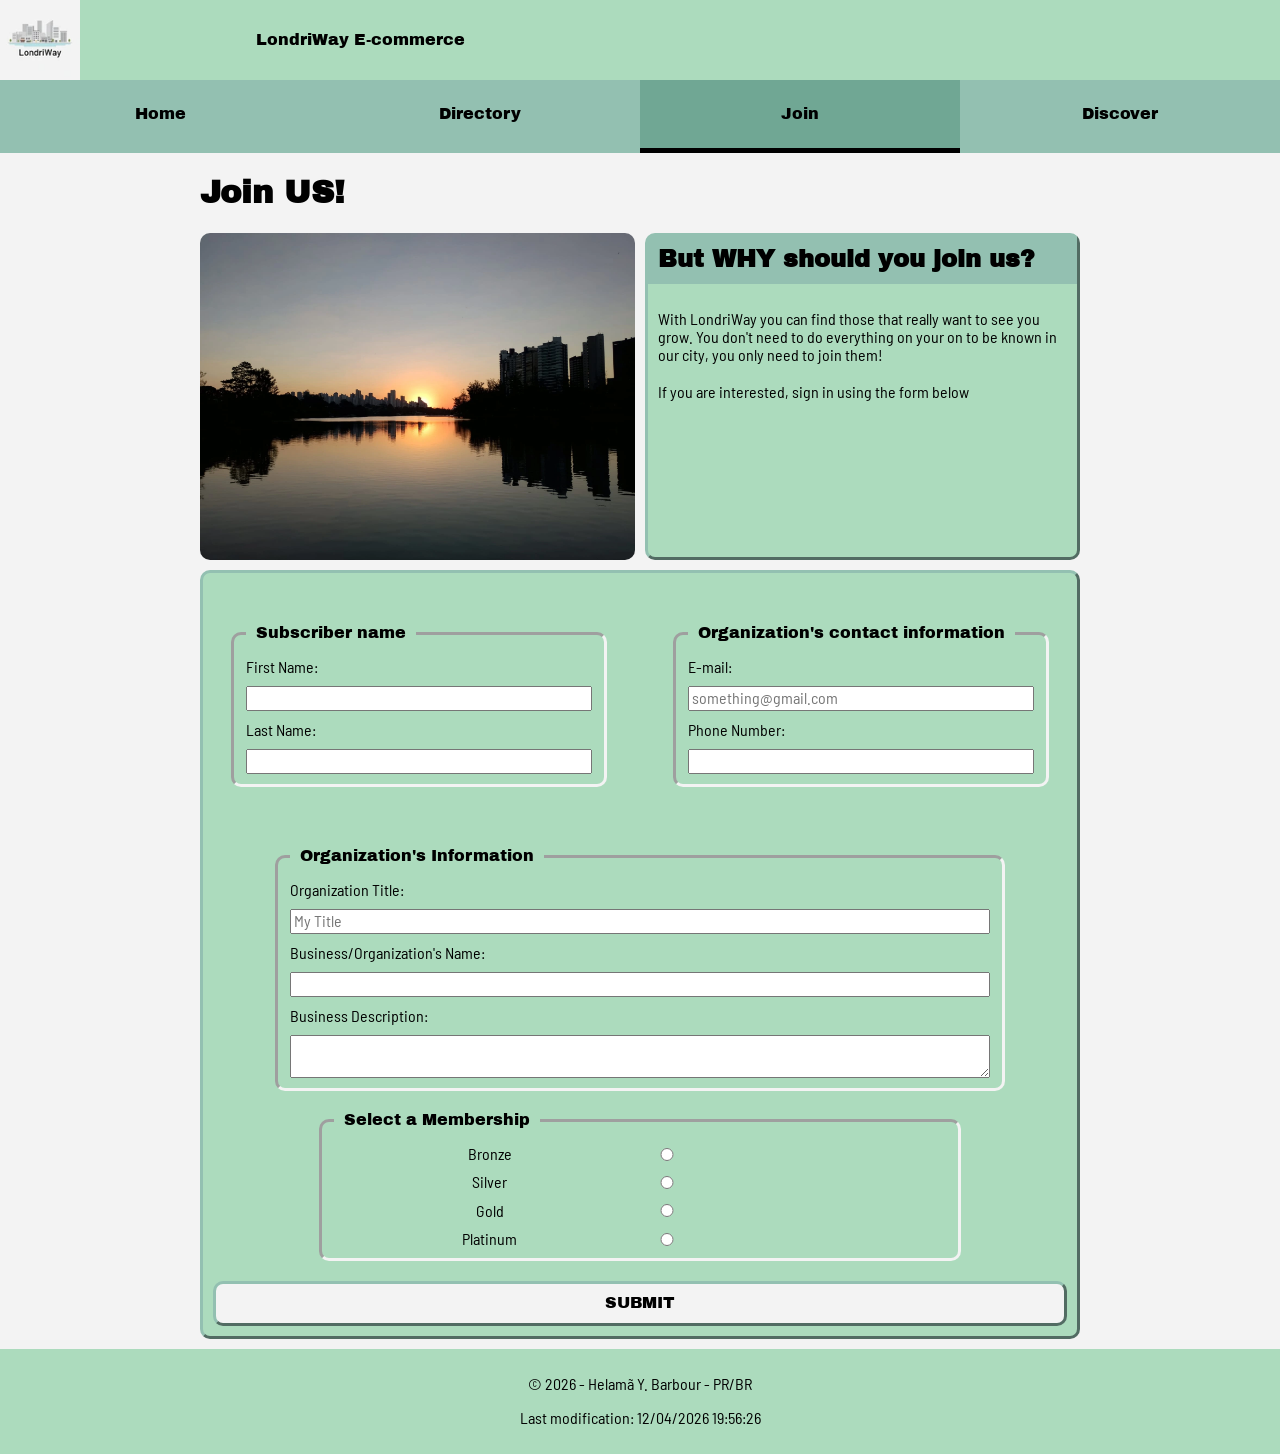
<file: chamber/join.html>
<!DOCTYPE html>
<html lang="en">

<head>
    <meta charset="UTF-8">
    <meta name="viewport" content="width=device-width, initial-scale=1.0">
    <title>LondriWay C.C Join Page</title>
    <meta name="author" content="Helamã Y. Barbour">
    <meta name="description"
        content="The purpouse of the join page is to show how people can become a member of the LondriWay. It also display the different suscriptions.">
    <meta property="og:title" content="LondriWay Join Page">
    <meta property="og:description"
        content="The purpouse of the join page is to show how people can become a member of the LondriWay. It also display the different suscriptions.">
    <meta property="og:image" content="https://helaman-y-b.github.io/wdd231/chamber/images/park-bridge-large.webp">
    <meta property="og:url" content="https://helaman-y-b.github.io/wdd231/chamber/join.html">
    <link rel="shortcut icon" href="images/favicon.ico" type="image/x-icon">
    <link rel="stylesheet" href="styles/normalize.css">
    <link rel="stylesheet" href="styles/join-small.css">
    <link rel="stylesheet" href="styles/join-large.css">
    <link rel="preconnect" href="https://fonts.googleapis.com">
    <link rel="preconnect" href="https://fonts.gstatic.com" crossorigin>
    <link
        href="https://fonts.googleapis.com/css2?family=Archivo+Black&family=Barlow+Semi+Condensed:ital,wght@0,100;0,200;0,300;0,400;0,500;0,600;0,700;0,800;0,900;1,100;1,200;1,300;1,400;1,500;1,600;1,700;1,800;1,900&display=swap"
        rel="stylesheet">
    <script src="scripts/common-script.js" defer></script>
    <script type="module" src="scripts/join-controller.mjs"></script>
</head>

<body>
    <header>
        <img src="images/londrin-way-logo.webp" width="75" alt="E-commerce logo">
        <span>LondriWay E-commerce</span>
        <button id="menu-toggle" aria-label="Open Menu">
            <img src="images/nav-icon-32x32.png" width="32" alt="open navigation symbol">
        </button>
        <nav class="is-close">
            <button class="close-btn" aria-label="Close Menu">&times;</button>
            <ul>
                <li><a href="./index.html">Home</a></li>
                <li><a href="./directory.html">Directory</a></li>
                <li id="selected"><a href="./join.html">Join</a></li>
                <li><a href="./discover.html">Discover</a></li>
            </ul>
        </nav>
    </header>
    <main>
        <h1>Join US!</h1>
        <div>
            <picture>
                <source media="(min-width: 1000px)" srcset="images/lake-photo-large.webp">
                <source media="(min-width: 600px)" srcset="images/lake-photo-medium.webp">
                <source media="(min-width: 300px)" srcset="images/winter-lake-medium.webp">

                <img src="images/lake-photo-large.webp" alt="Image of Londrina" width="400">

            </picture>
            <div id="the-why">
                <h2>But WHY should you join us?</h2>
                <p>With LondriWay you can find those that really want to see you grow.
                    You don't need to do everything on your on to be known in our city, you only need to join
                    them!<br><br>
                    If you are interested, sign in using the form below</p>
            </div>
        </div>

        <form action="thankyou.html" method="get">
            <fieldset>
                <legend>Subscriber name</legend>
                <label for="f-name">First Name:</label>
                <input type="text" name="f-name" id="f-name" title="First name of the client" autocomplete="given-name"
                    required>
                <label for="l-name">Last Name:</label>
                <input type="text" name="l-name" id="l-name" title="Last name of the client" autocomplete="family-name"
                    required>
            </fieldset>
            <fieldset>
                <legend>Organization's contact information</legend>
                <label for="email">E-mail:</label>
                <input type="email" title="The E-mail" name="email" placeholder="something@gmail.com" id="email"
                    autocomplete="email" required>
                <label for="phone-number">Phone Number:</label>
                <input type="tel" name="phone-number" title="The phone Number" autocomplete="tel" id="phone-number"
                    required>
            </fieldset>
            <fieldset>
                <legend>Organization's Information</legend>
                <label for="title">Organization Title:</label>
                <input type="text" placeholder="My Title" title="Organization title" autocomplete="organization-title"
                    id="title" name="title">
                <label for="organization-name">Business/Organization's Name:</label>
                <input type="text" name="organization-name" title="Business/Organization's Name"
                    autocomplete="organization" id="organization-name" name="organization-name">
                <label for="description">Business Description:</label>
                <textarea name="description" id="description" title="A description of the business"></textarea>
            </fieldset>
            <fieldset>
                <legend>Select a Membership</legend>
                <div>
                    <label for="bronze">Bronze</label>
                    <input type="radio" name="membership" id="bronze">
                </div>
                <dialog id="bronze-modal">
                    <div>
                        <h2>The Benefits of a Bronze Membership</h2>
                        <button type="button" class="close-modal">X</button>
                    </div>

                    <ul>
                        <li>Access to basic features and content</li>
                        <li>Monthly newsletter updates</li>
                        <li>Community forum access</li>
                    </ul>
                </dialog>

                <div>
                    <label for="silver">Silver</label>
                    <input type="radio" name="membership" id="silver">
                </div>
                <dialog id="silver-modal">
                    <div>
                        <h2>The Benefits of a Silver Membership</h2>
                        <button type="button" class="close-modal">X</button>
                    </div>

                    <ul>
                        <li>All Bronze benefits included</li>
                        <li>Access to exclusive articles and resources</li>
                        <li>Priority email support</li>
                        <li>Early access to new features</li>
                        <li>Participation in member-only events</li>
                    </ul>
                </dialog>

                <div>
                    <label for="gold">Gold</label>
                    <input type="radio" name="membership" id="gold">
                </div>
                <dialog id="gold-modal">
                    <div>
                        <h2>The Benefits of a Gold Membership</h2>
                        <button type="button" class="close-modal">X</button>
                    </div>
                    <ul>
                        <li>All Silver benefits included</li>
                        <li>Personalized recommendations</li>
                        <li>Access to premium content and tools</li>
                        <li>Live webinars and training sessions</li>
                        <li>Priority customer support (faster response time)</li>
                        <li>Discounts on partner services</li>
                    </ul>

                </dialog>

                <div>
                    <label for="platinum">Platinum</label>
                    <input type="radio" name="membership" id="platinum">
                </div>
                <dialog id="platinum-modal">
                    <div>
                        <h2>The Benefits of a Platinum Membership</h2>
                        <button type="button" class="close-modal">X</button>
                    </div>

                    <ul>
                        <li>All Gold benefits included</li>
                        <li>Dedicated account manager</li>
                        <li>One-on-one consulting sessions</li>
                        <li>Exclusive VIP events access</li>
                        <li>Custom feature requests priority</li>
                        <li>Advanced analytics and insights</li>
                        <li>Early beta access to new products</li>
                        <li>Special recognition within the community</li>
                    </ul>
                </dialog>


            </fieldset>
            <input type="hidden" name="timestamp" id="timestamp">
            <button type="submit">SUBMIT</button>
        </form>
    </main>
    <footer>
        <p>&copy; <span id="currentYear"></span> - Helamã Y. Barbour - PR/BR</p>
        <p id="lastModified"></p>
    </footer>
</body>

</html>
</file>
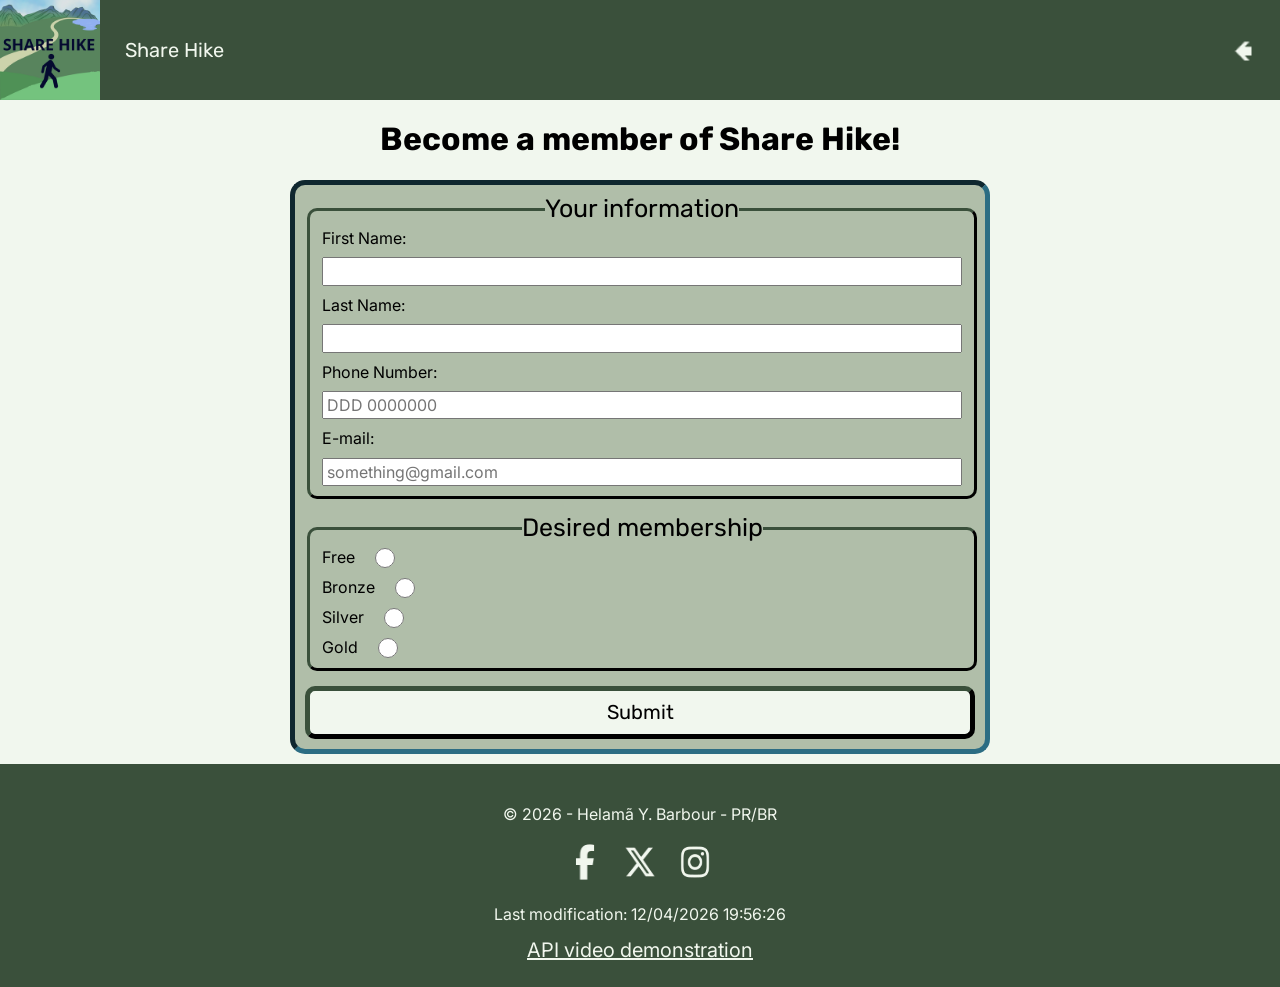
<file: shareHike/become.html>
<!DOCTYPE html>
<html lang="en">

<head>
    <meta charset="UTF-8">
    <meta name="viewport" content="width=device-width, initial-scale=1.0">
    <title>Share Hike - Become a Member</title>
    <meta name="author" content="Helamã Y. Barbour">
    <meta name="description"
        content="Become a member of the Share Hike group and choose the membership level that fits your hiking goals.">
    <meta property="og:title" content="Become a Member | Share Hike">
    <meta property="og:description"
        content="Join the Share Hike group to access exclusive member content, hiking resources, and community benefits.">
    <meta property="og:image" content="https://helaman-y-b.github.io/wdd231/shareHike/images/hero-1000.webp">
    <meta property="og:url" content="https://helaman-y-b.github.io/wdd231/shareHike/become.html">
    <link rel="preconnect" href="https://fonts.googleapis.com">
    <link rel="preconnect" href="https://fonts.gstatic.com" crossorigin>
    <link rel="preload"
        href="https://fonts.googleapis.com/css2?family=Inter:wght@400&family=Rubik:wght@800&display=swap" as="style"
        onload="this.onload=null;this.rel='stylesheet'">
    <noscript>
        <link rel="stylesheet"
            href="https://fonts.googleapis.com/css2?family=Inter:wght@400&family=Rubik:wght@800&display=swap">
    </noscript>
    <link rel="shortcut icon" href="images/favicon.ico" type="image/x-icon">
    <link rel="stylesheet" href="styles/normalize.css" media="print" onload="this.media='all'">
    <link rel="preload" href="styles/common.css" as="style" onload="this.rel='stylesheet'">
    <noscript>
        <link rel="stylesheet" href="styles/common.css">
    </noscript>
    <link rel="stylesheet" href="styles/become.css" media="print" onload="this.media='all'">
    <script src="scripts/common-scripts.js" defer></script>
    <script type="module" src="scripts/controller-become.mjs"></script>
</head>

<body>
    <header>
        <img src="images/favicon.ico" alt="Share Hike icon">
        <span>Share Hike</span>
        <p id="open-nav-btn" class="close-btn">🢁</p>
        <nav class="close">
            <ul>
                <li><a href="index.html">Home</a></li>
                <li><a href="hikes.html">The Hikes</a></li>
                <li id="selected"><a href="become.html">Become a Hiker</a></li>
            </ul>
        </nav>
    </header>
    <main>
        <h1>Become a member of Share Hike!</h1>
        <form action="thankyou.html" method="get">
            <fieldset>
                <legend>Your information</legend>

                <label for="fname">First Name:</label>
                <input type="text" name="fname" id="fname">

                <label for="lname">Last Name:</label>
                <input type="text" name="lname" id="lname">

                <label for="contact">Phone Number:</label>
                <input type="tel" name="contact" id="contact" placeholder="DDD 0000000">

                <label for="email">E-mail:</label>
                <input type="email" id="email" name="email" placeholder="something@gmail.com" autocomplete="email">
            </fieldset>
            <fieldset>
                <legend>Desired membership</legend>
                <div class="membership">
                    <label for="free">Free</label>
                    <input type="radio" value="Free" name="membership" id="free">
                </div>
                <dialog id="free-modal">
                    <div>
                        <h2>The Benefits of a Free Membership</h2>
                        <button type="button" class="close-modal">X</button>
                    </div>

                    <ul>
                        <li>Access to basic features and content</li>
                        <li>Community forum access</li>
                    </ul>
                </dialog>
                <div class="membership">
                    <label for="bronze">Bronze</label>
                    <input type="radio" value="Bronze" name="membership" id="bronze">
                </div>
                <dialog id="bronze-modal">
                    <div>
                        <h2>The Benefits of a Bronze Membership</h2>
                        <button type="button" class="close-modal">X</button>
                    </div>

                    <ul>
                        <li>All free benefits included</li>
                        <li>Monthly newsletter updates</li>
                    </ul>
                </dialog>

                <div class="membership">
                    <label for="silver">Silver</label>
                    <input type="radio" value="Silver" name="membership" id="silver">
                </div>
                <dialog id="silver-modal">
                    <div>
                        <h2>The Benefits of a Silver Membership</h2>
                        <button type="button" class="close-modal">X</button>
                    </div>

                    <ul>
                        <li>All Bronze benefits included</li>
                        <li>Access to exclusive articles and resources</li>
                        <li>Priority email support</li>
                        <li>Early access to new features</li>
                        <li>Participation in member-only events</li>
                    </ul>
                </dialog>

                <div class="membership">
                    <label for="gold">Gold</label>
                    <input type="radio" value="Gold" name="membership" id="gold">
                </div>
                <dialog id="gold-modal">
                    <div>
                        <h2>The Benefits of a Gold Membership</h2>
                        <button type="button" class="close-modal">X</button>
                    </div>
                    <ul>
                        <li>All Silver benefits included</li>
                        <li>Personalized recommendations</li>
                        <li>Access to premium content and tools</li>
                        <li>Priority customer support (faster response time)</li>
                        <li>Discounts on partner services</li>
                    </ul>
                </dialog>
            </fieldset>
            <button type="submit">Submit</button>
        </form>
    </main>
    <footer>
        <p>&copy; <span id="currentYear"></span> - Helamã Y. Barbour - PR/BR</p>
        <div id="media">
            <a href="https://www.facebook.com/" aria-label="Facebook" target="_blank" rel="noopener noreferrer">
                <img src="images/facebook-f-brands.webp" alt="Facebook icon" width="44" height="44">
            </a>
            <a href="https://x.com/" aria-label="X" target="_blank" rel="noopener noreferrer">
                <img src="images/x-twitter-brands.webp" alt="X icon" width="44" height="44">
            </a>
            <a href="https://www.instagram.com/" aria-label="Instagram" target="_blank" rel="noopener noreferrer">
                <img src="images/instagram-brands.webp" alt="Instagram icon" width="44" height="44">
            </a>
        </div>
        <p id="lastModified"></p>
        <a href="https://youtu.be/-clFVvWmlLs">API video demonstration</a>
    </footer>

</body>

</html>
</file>
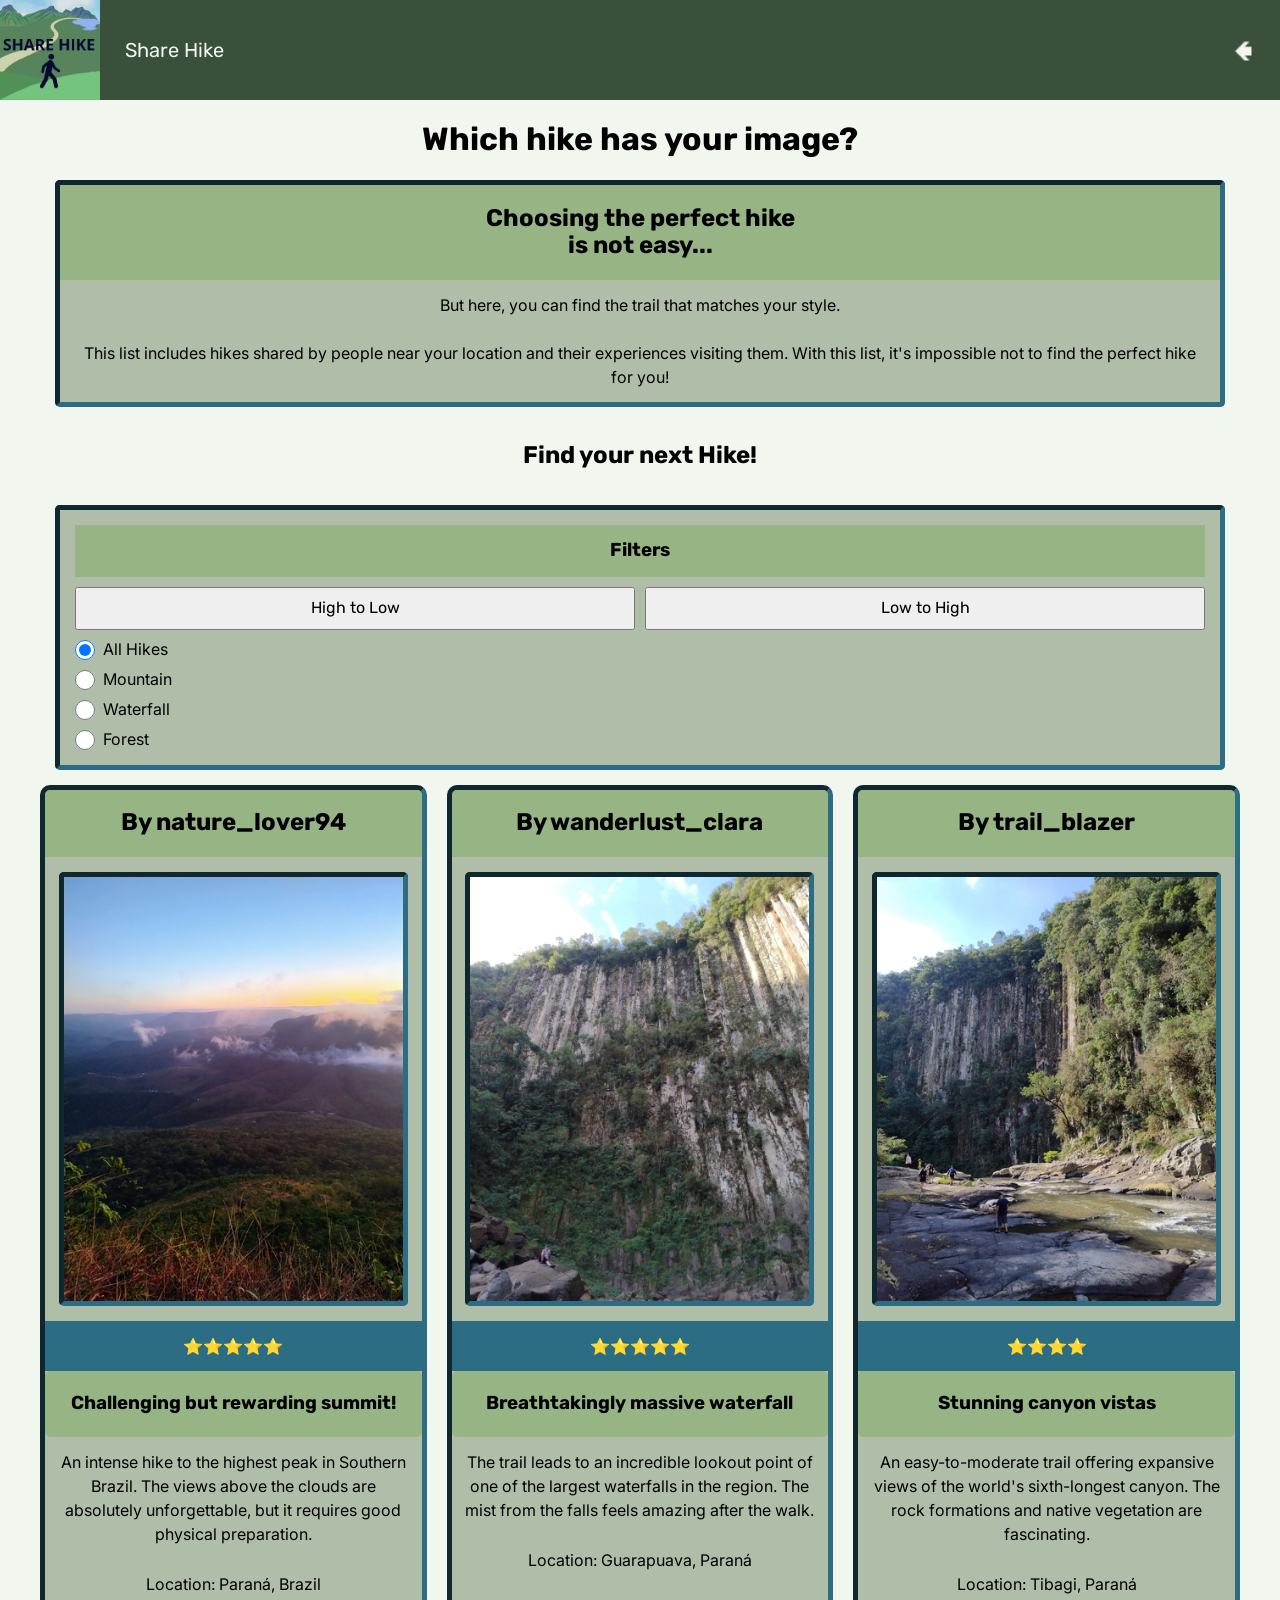
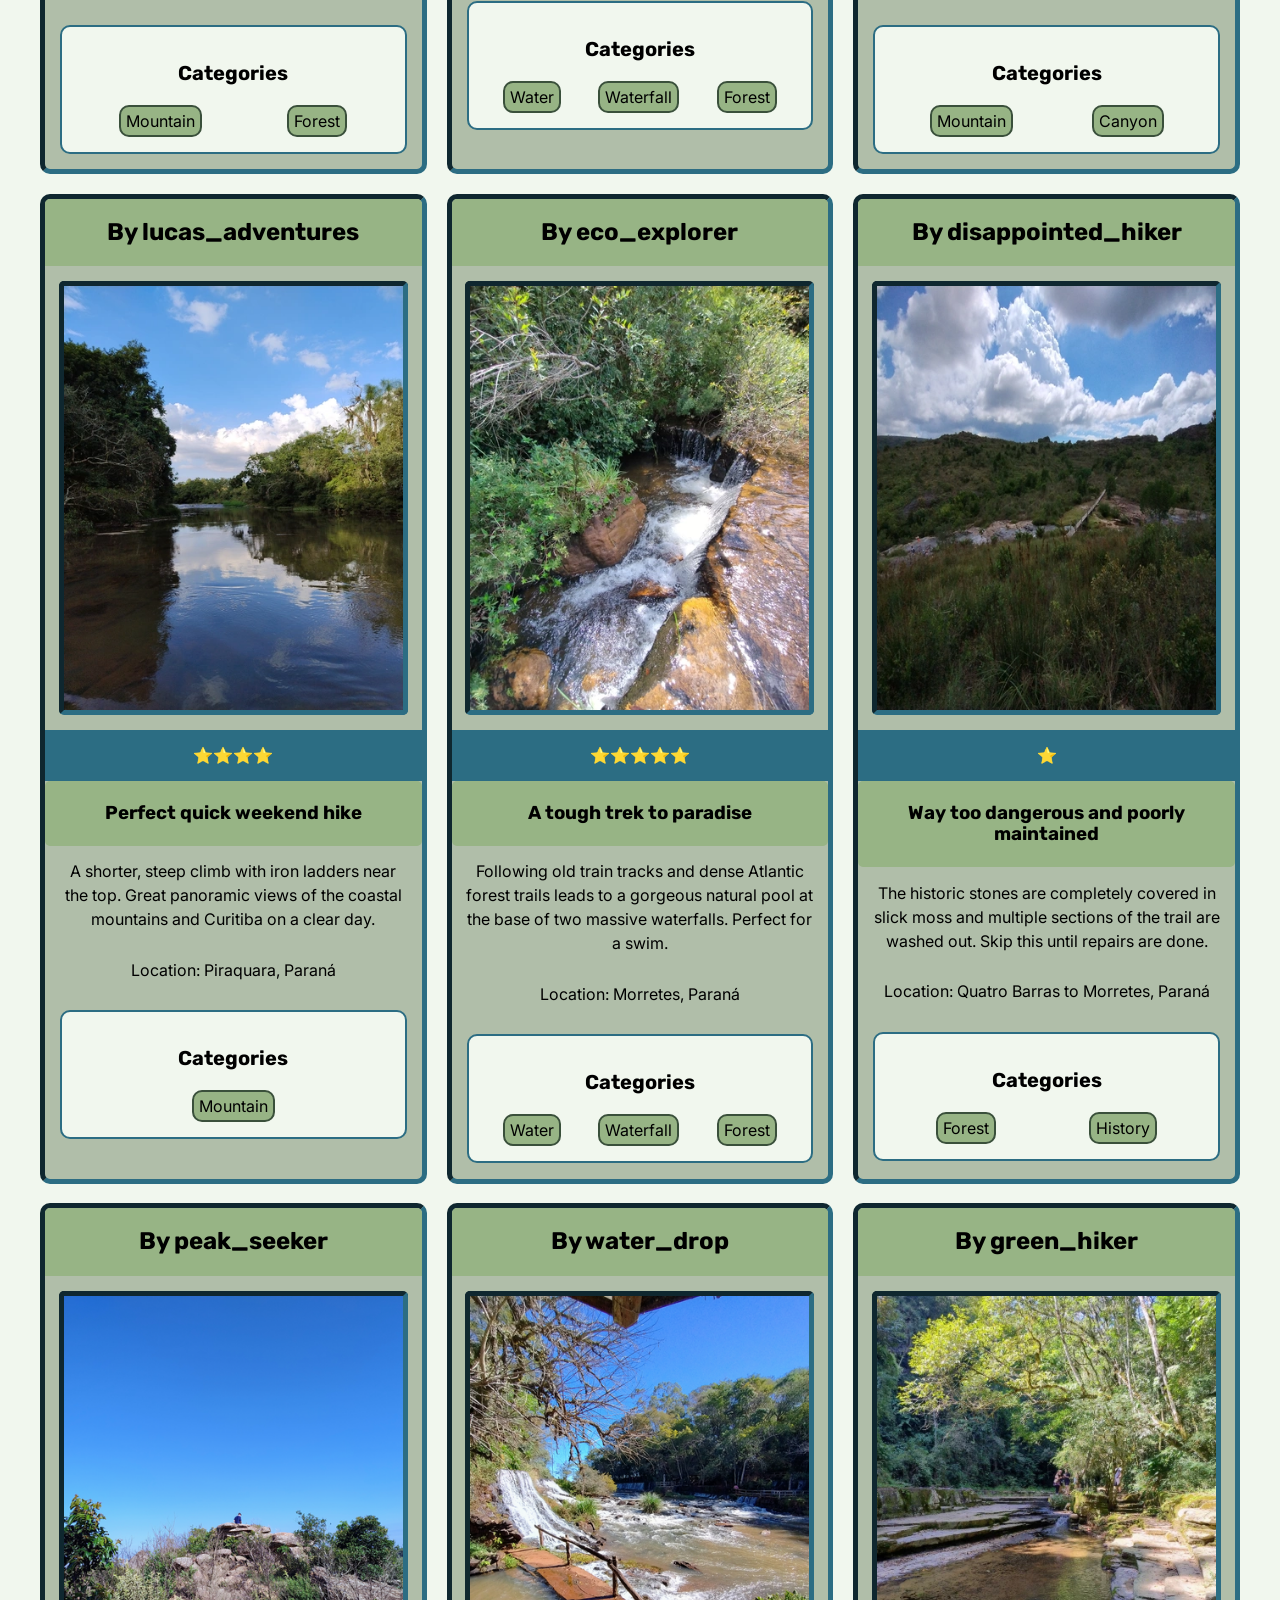
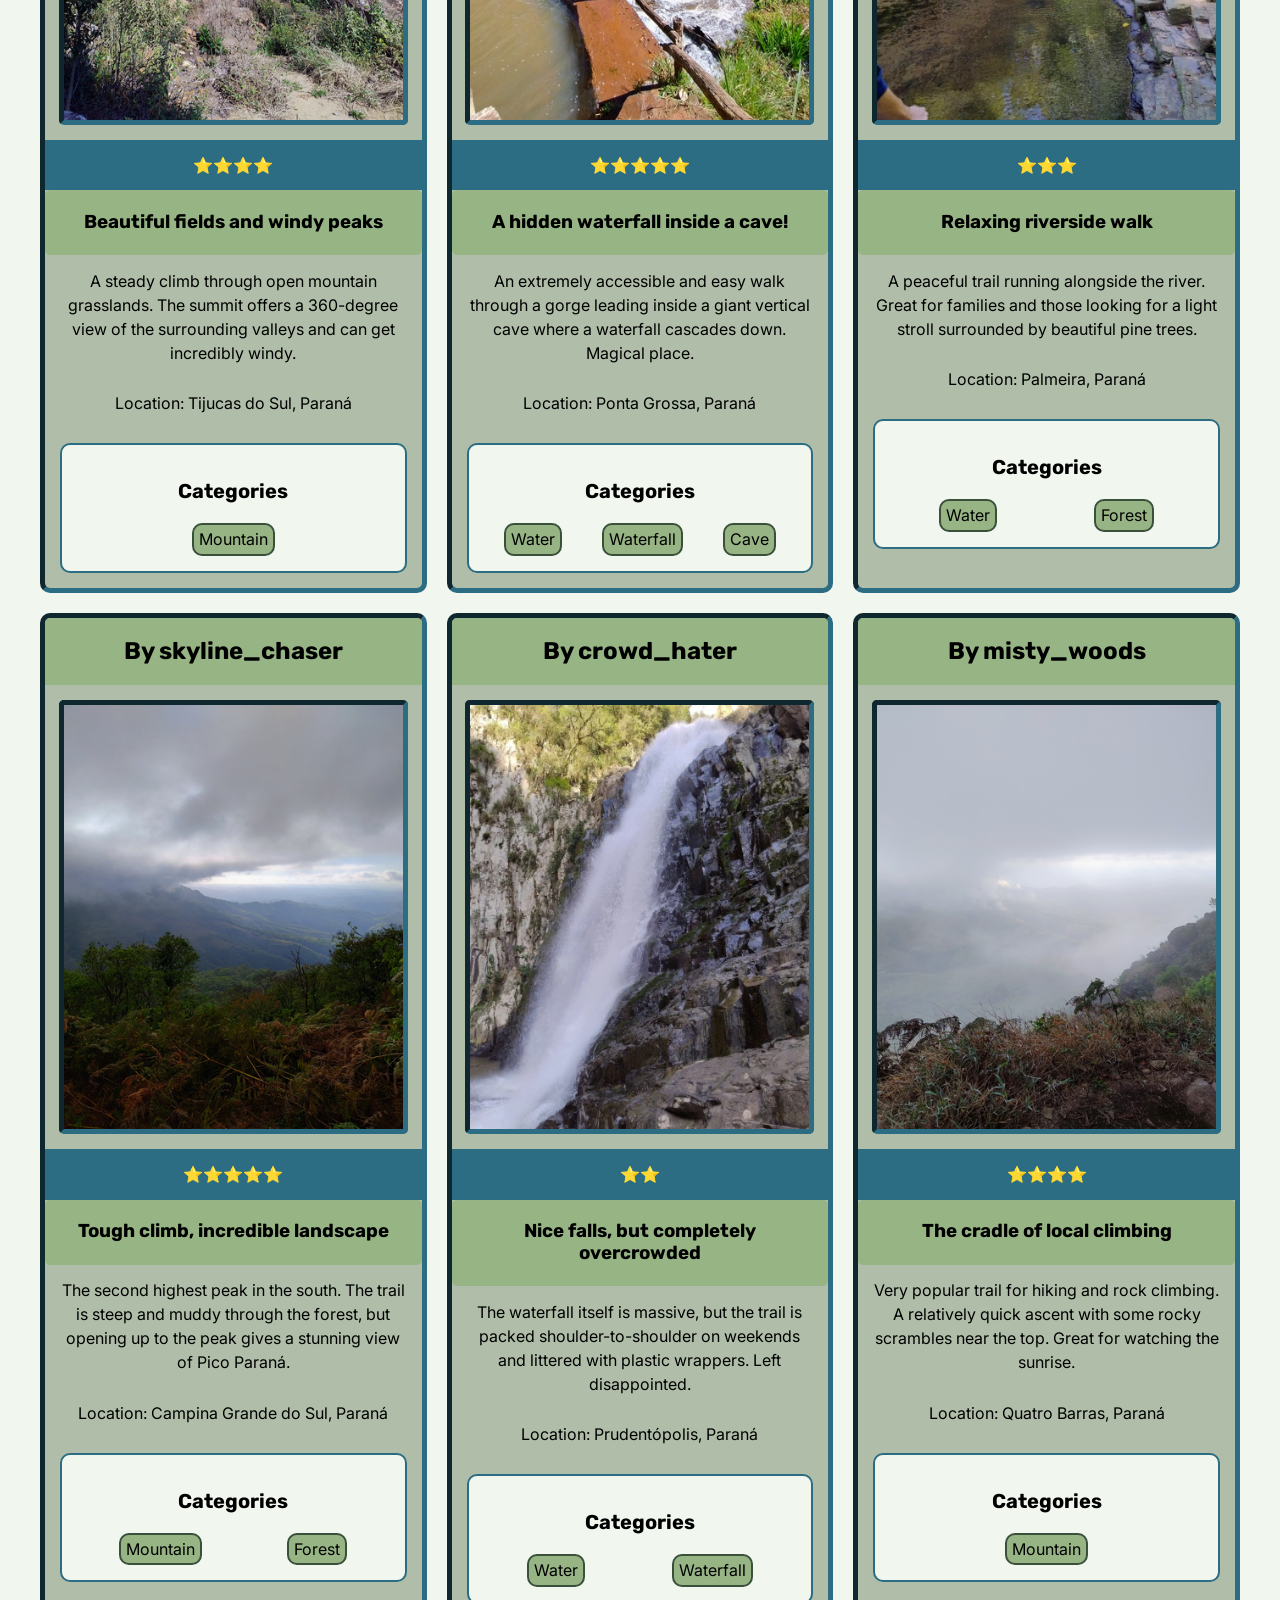
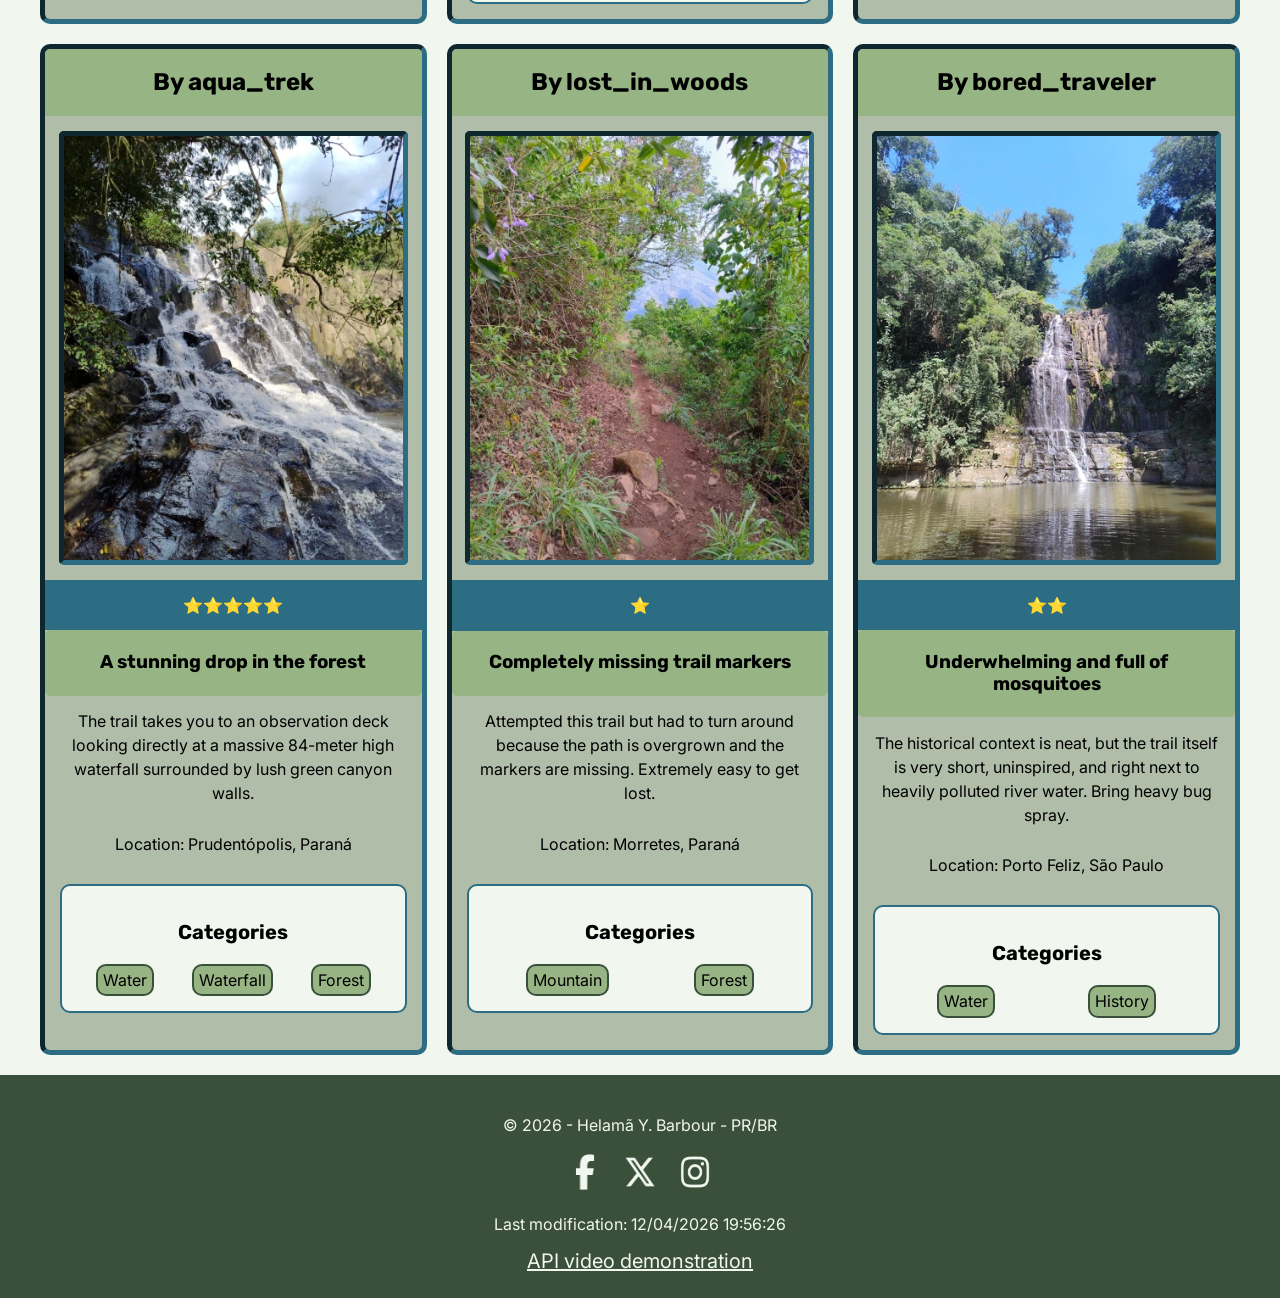
<file: shareHike/hikes.html>
<!DOCTYPE html>
<html lang="en">

<head>
    <meta charset="UTF-8">
    <meta name="viewport" content="width=device-width, initial-scale=1.0">
    <title>Share Hike - Hike Listings</title>
    <meta name="author" content="Helamã Y. Barbour">
    <meta name="description"
        content="Browse shared hikes from the Share Hike community and discover your next outdoor adventure.">
    <meta property="og:title" content="Share Hike Hikes">
    <meta property="og:description"
        content="Explore hikes shared by the Share Hike group and find the perfect trail based on location, difficulty, and scenery.">
    <meta property="og:image" content="https://helaman-y-b.github.io/wdd231/shareHike/images/hero-1000.webp">
    <meta property="og:url" content="https://helaman-y-b.github.io/wdd231/shareHike/hikes.html">
    <link rel="preconnect" href="https://fonts.googleapis.com">
    <link rel="preconnect" href="https://fonts.gstatic.com" crossorigin>
    <link rel="preload"
        href="https://fonts.googleapis.com/css2?family=Inter:wght@400&family=Rubik:wght@800&display=swap" as="style"
        onload="this.onload=null;this.rel='stylesheet'">
    <noscript>
        <link rel="stylesheet"
            href="https://fonts.googleapis.com/css2?family=Inter:wght@400&family=Rubik:wght@800&display=swap">
    </noscript>
    <link rel="shortcut icon" href="images/favicon.ico" type="image/x-icon">
    <link rel="stylesheet" href="styles/normalize.css" media="print" onload="this.media='all'">
    <link rel="preload" href="styles/common.css" as="style" onload="this.rel='stylesheet'">
    <noscript>
        <link rel="stylesheet" href="styles/common.css">
    </noscript>
    <link rel="stylesheet" href="styles/hikes.css" media="print" onload="this.media='all'">
    <link rel="stylesheet" href="styles/hike-large.css" media="print" onload="this.media='all'">
    <script src="scripts/common-scripts.js" defer></script>
    <script type="module" src="scripts/controller-hikes.mjs"></script>
</head>

<body>
    <header>
        <img src="images/favicon.ico" alt="Share Hike icon">
        <span>Share Hike</span>
        <p id="open-nav-btn" class="close-btn">🢁</p>
        <nav class="close">
            <ul>
                <li><a href="index.html">Home</a></li>
                <li id="selected"><a href="hikes.html">The Hikes</a></li>
                <li><a href="become.html">Become a Hiker</a></li>
            </ul>
        </nav>
    </header>
    <main>
        <h1>Which hike has your image?</h1>
        <section>
            <h2>Choosing the perfect hike <br> is not easy...</h2>
            <p>But here, you can find the trail that matches your style. <br><br>
                This list includes hikes shared by people near your location and their experiences visiting them. With
                this list, it's impossible not to find the perfect hike for you!</p>
        </section>
        <h2>Find your next Hike!</h2>
        <section id="filters">
            <h3>Filters</h3>
            <button id="highToLow">High to Low</button>
            <button id="lowToHigh">Low to High</button>
            <div id="filterCategory">
                <label>
                    <input type="radio" name="categoryFilter" value="All" checked>
                    All Hikes
                </label>
                <label>
                    <input type="radio" name="categoryFilter" value="Mountain">
                    Mountain
                </label>
                <label>
                    <input type="radio" name="categoryFilter" value="Waterfall">
                    Waterfall
                </label>
                <label>
                    <input type="radio" name="categoryFilter" value="Forest">
                    Forest
                </label>
            </div>
        </section>
        <div id="hikes"></div>

    </main>
    <footer>
        <p>&copy; <span id="currentYear"></span> - Helamã Y. Barbour - PR/BR</p>
        <div id="media">
            <a href="https://www.facebook.com/" aria-label="Facebook" target="_blank" rel="noopener noreferrer">
                <img src="images/facebook-f-brands.webp" alt="Facebook icon" width="44" height="44">
            </a>
            <a href="https://x.com/" aria-label="X" target="_blank" rel="noopener noreferrer">
                <img src="images/x-twitter-brands.webp" alt="X icon" width="44" height="44">
            </a>
            <a href="https://www.instagram.com/" aria-label="Instagram" target="_blank" rel="noopener noreferrer">
                <img src="images/instagram-brands.webp" alt="Instagram icon" width="44" height="44">
            </a>
        </div>
        <p id="lastModified"></p>
        <a href="https://youtu.be/-clFVvWmlLs">API video demonstration</a>
    </footer>

</body>

</html>
</file>
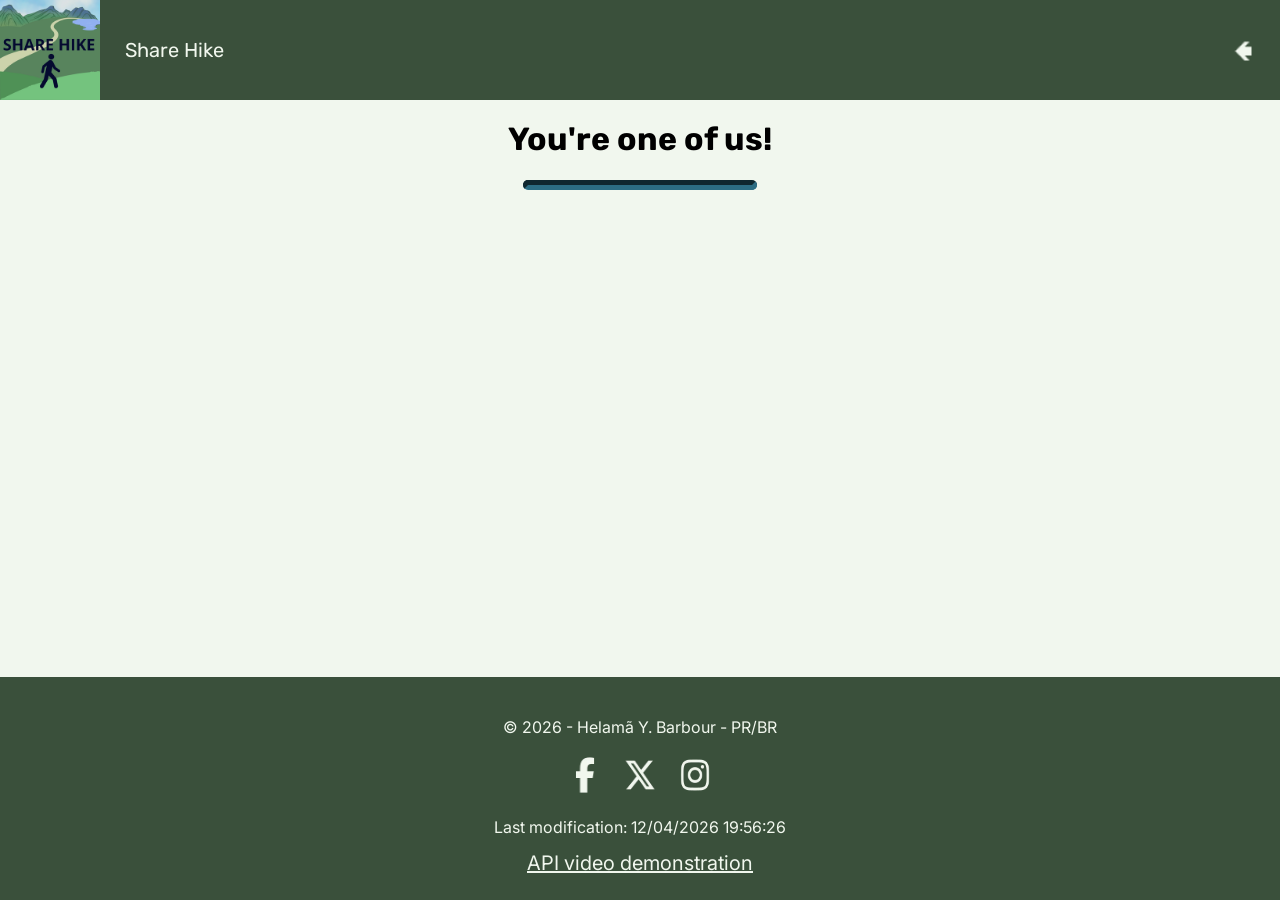
<file: shareHike/thankyou.html>
<!DOCTYPE html>
<html lang="en">

<head>
    <meta charset="UTF-8">
    <meta name="viewport" content="width=device-width, initial-scale=1.0">
    <title>Share Hike - Thank You</title>
    <meta name="author" content="Helamã Y. Barbour">
    <meta name="description"
        content="Thank you for joining Share Hike. Your membership is confirmed and you are ready to explore community-shared hikes.">
    <meta property="og:title" content="Thank You | Share Hike">
    <meta property="og:description"
        content="Thank you for becoming a member of Share Hike. Start exploring the community's best shared hikes and outdoor adventures.">
    <meta property="og:image" content="https://helaman-y-b.github.io/wdd231/shareHike/images/hero-1000.webp">
    <meta property="og:url" content="https://helaman-y-b.github.io/wdd231/shareHike/thankyou.html">
    <link rel="preconnect" href="https://fonts.googleapis.com">
    <link rel="preconnect" href="https://fonts.gstatic.com" crossorigin>
    <link rel="preload"
        href="https://fonts.googleapis.com/css2?family=Inter:wght@400&family=Rubik:wght@800&display=swap" as="style"
        onload="this.onload=null;this.rel='stylesheet'">
    <noscript>
        <link rel="stylesheet"
            href="https://fonts.googleapis.com/css2?family=Inter:wght@400&family=Rubik:wght@800&display=swap">
    </noscript>
    <link rel="shortcut icon" href="images/favicon.ico" type="image/x-icon">
    <link rel="stylesheet" href="styles/normalize.css" media="print" onload="this.media='all'">
    <link rel="preload" href="styles/common.css" as="style" onload="this.rel='stylesheet'">
    <noscript>
        <link rel="stylesheet" href="styles/common.css">
    </noscript>
    <link rel="stylesheet" href="styles/thankyou.css" media="print" onload="this.media='all'">
    <script src="scripts/common-scripts.js" defer></script>
</head>

<body>
    <header>
        <img src="images/favicon.ico" alt="Share Hike icon">
        <span>Share Hike</span>
        <p id="open-nav-btn" class="close-btn">🢁</p>
        <nav class="close">
            <ul>
                <li><a href="index.html">Home</a></li>
                <li><a href="hikes.html">The Hikes</a></li>
                <li><a href="become.html">Become a Hiker</a></li>
            </ul>
        </nav>
    </header>
    <main>
        <h1>You're one of us!</h1>
        <section>

        </section>
    </main>
    <footer>
        <p>&copy; <span id="currentYear"></span> - Helamã Y. Barbour - PR/BR</p>
        <div id="media">
            <a href="https://www.facebook.com/" aria-label="Facebook" target="_blank" rel="noopener noreferrer">
                <img src="images/facebook-f-brands.webp" alt="Facebook icon" width="44" height="44">
            </a>
            <a href="https://x.com/" aria-label="X" target="_blank" rel="noopener noreferrer">
                <img src="images/x-twitter-brands.webp" alt="X icon" width="44" height="44">
            </a>
            <a href="https://www.instagram.com/" aria-label="Instagram" target="_blank" rel="noopener noreferrer">
                <img src="images/instagram-brands.webp" alt="Instagram icon" width="44" height="44">
            </a>
        </div>
        <p id="lastModified"></p>
        <a href="https://youtu.be/-clFVvWmlLs">API video demonstration</a>
    </footer>

</body>

</html>
</file>
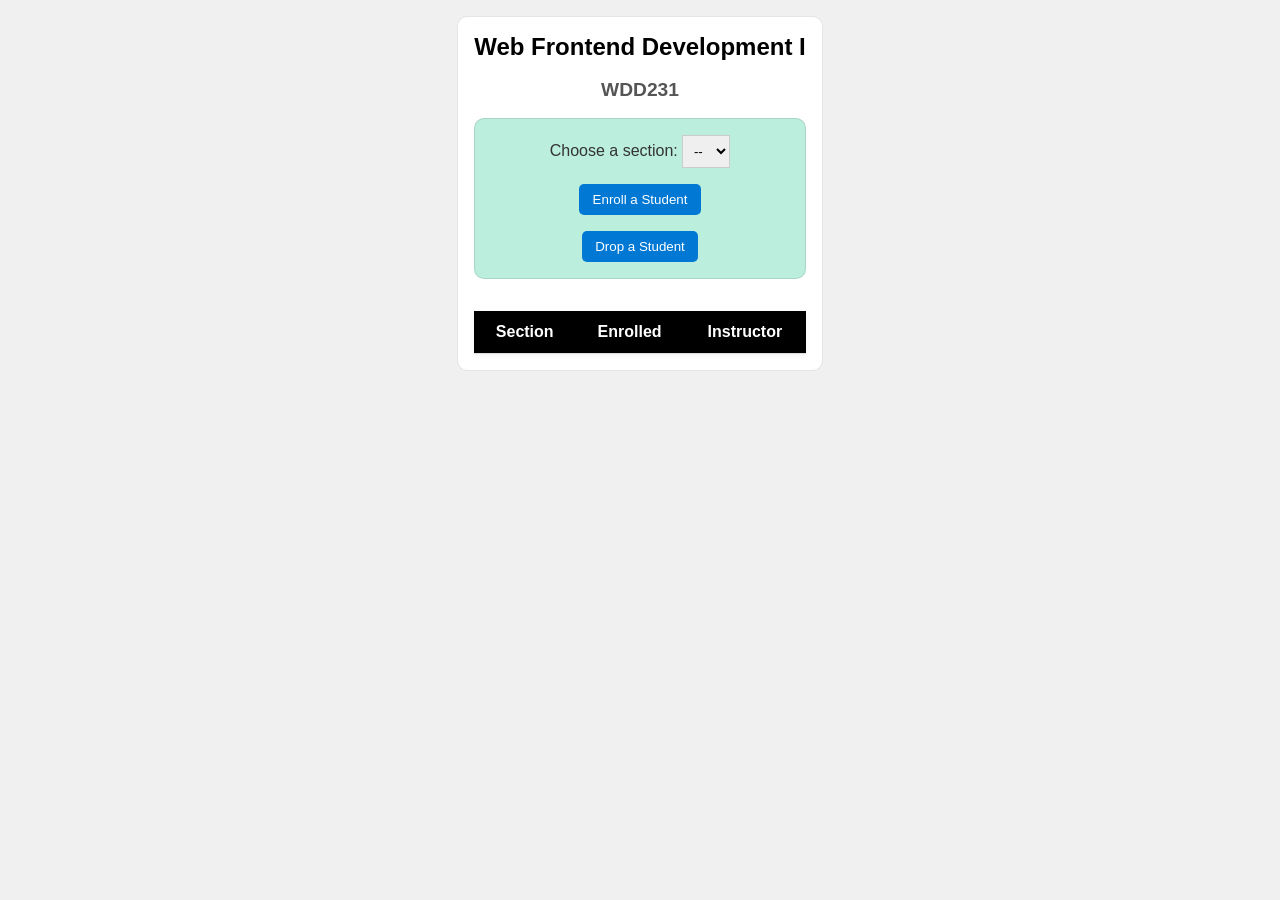
<file: week03/module.html>
<!DOCTYPE html>
<html lang="en">

<head>
  <meta charset="UTF-8">
  <meta name="viewport" content="width=device-width, initial-scale=1.0">
  <title>Modules Example: Course and Sections</title>
  <link rel="stylesheet" href="styles/modules.css">
  <script type="module" src="scripts/modules.mjs"></script>
</head>

<body>
  <main>
  <h1 id="courseName"></h1>
  <h2 id="courseCode"></h2>

  <div id="enrollment">
    <label for="sectionNumber">Choose a section:</label>
    <select id="sectionNumber">
      <option value="0" disabled selected>--</option>
    </select>
    <button id="enrollStudent">Enroll a Student</button>
    <button id="dropStudent">Drop a Student</button>
  </div>

  <table>
    <thead>
      <tr>
        <th>Section</th>
        <th>Enrolled</th>
        <th>Instructor</th>
      </tr>
    </thead>
    <tbody id="sections"></tbody>
  </table>
  </main>
</body>

</html>
</file>
<file: styles/index.css>
:root {
    --main-color: #EFF8E2;
    --second-color: #dec6fd;
    --third-color: #c7b4fd;
    --fourth-color: #592E83;
    --header-text: "Archivo Black", Arial, Helvetica, sans-serif;
    --normal-text: "Barlow Semi Condensed", Georgia, Times, serif;
}

body {
    background-color: var(--main-color);
    font-family: var(--normal-text);
    font-weight: 400;
    font-style: normal;
}

*,
*::before,
*::after {
    box-sizing: border-box;
}

header {
    display: grid;
    grid-template-columns: 25% 1fr 15%;
    grid-template-rows: auto auto;
    background-color: var(--fourth-color);
    color: var(--main-color);
    font-family: var(--header-text);
    font-weight: 800;
    margin-bottom: 20px;
    text-align: center;
    align-items: center;
}

#logo {
    width: 100%;
    height: 100%;
    background-color: var(--second-color);
    color: black;
    text-align: center;
}

#dropdownImg {
    grid-column: 3;
    max-width: 100%;
    align-items: center;
    margin: 5px auto;
}

header nav {
    grid-column: span 3;
    grid-row: 2;
    background-color: var(--third-color);
    font-style: normal;
}

header nav ul {
    display: none;
    flex-direction: column;
    list-style-type: none;
    text-align: center;
    align-items: center;
    padding: 0px;
    margin: 0px;
    color: black;
}

header nav ul li {
    padding: 20px 0px;
    width: 100%;
}

header nav ul li:hover {
    background-color: var(--fourth-color);
    color: var(--main-color);
}

h1,
h2,
h3 {
    font-family: var(--header-text);
    font-weight: 800;
    font-style: normal;
}

h1 {
    font-size: 30px;
    margin: 10px 10px;
}

h2 {
    font-size: larger;
}

main {
    margin: 5px;
}

section {
    margin: 10px auto;
    background-color: var(--third-color);
    border-style: inset;
    border-color: var(--fourth-color);
    border-width: 5px;
    border-radius: 10px;
}

section h2 {
    text-align: center;
    background-color: var(--second-color);
    padding: 5px;
    margin: 0px;
    border-radius: 10px 10px 0px 0px;
}

section p {
    padding: 10px;
    margin: 0px;
    font-weight: 400;
}

#student {
    max-width: 400px;
    display: flex;
    flex-direction: column;
}

#student-img {
    background-color: var(--main-color);
    margin: 10px;
    padding: 10px;
    border-radius: 10px;
}

#student-img img {
    width: 100%;
    border-radius: 10px;
}

#courses {
    display: flex;
    flex-direction: column;
}

#courses h2 {
    margin-bottom: 5px;
}

#courses span {
    text-align: center;
    padding: 5px;
    font-size: 17px;
}

#courses ul {
    font-size: 17px;
    margin: 5px;
    display: flex;
    flex-direction: column;
    gap: 10px;
}

#courses ul li {
    color: black;
    transition: color 0.5s ease;
}

#courses ul li:hover {
    color: #130025;
}

dialog {
    background-color: var(--third-color);
    border-style: inset;
    border-color: var(--fourth-color);
    border-width: 5px;
    border-radius: 10px;
    padding: 0px;
}

dialog div {
    display: flex;
    background-color: var(--second-color);
}

dialog div h2 {
    width: 100%;
    margin-bottom: 0px;
}

dialog div button {
    width: 50px;
    border-style: solid;
    border-color: var(--fourth-color);
    border-width: 2px;
    border-radius: 5px;
}

footer {
    background-color: var(--fourth-color);
    color: var(--main-color);
    font-family: var(--normal-text);
    font-weight: 600;
    padding: 10px;
    margin-top: 20px;
    text-align: center;
}
</file>
<file: styles/index-medium.css>
@media screen and (min-width: 520px) {
    #courses ul {
        padding: 0px;
        list-style-type: none;
        flex-direction: row;
        flex-wrap: wrap;
        justify-content: center;
        gap: 10px;
        text-align: center;
        align-items: center;
    }

    #courses ul li {
        margin: 0;
        padding: 10px;
        flex: 1 1 150px;
        min-width: 200px;
        border-radius: 10px;
        border-style: inset;
        border-color: var(--fourth-color);
        border-width: 5px;
        background-color: var(--main-color);
        box-shadow: none;
        transition: background-color 0.3s ease, color 0.3s ease, box-shadow 0.3s ease, border-style 0.3s ease;
    }

    #courses ul li:hover {
        background-color: var(--fourth-color);
        color: var(--second-color);
        border-style: outset;
        box-shadow: 0px 0px 10px 3px black;
    }

}
</file>
<file: styles/index-large.css>
@media screen and (min-width: 720px) {
    p {
        font-size: larger;
    }

    #dropdownImg {
        display: none;
    }

    #logo {
        width: 75px;
        height: 75px;
    }

    header nav ul {
        display: flex;
        flex-direction: row;
        margin: 0px;
    }

    header nav ul li {
        padding: 20px 0px;
        width: 100%;
    }

    header nav ul li:hover {
        background-color: var(--fourth-color);
        color: var(--main-color);
    }

    main {
        display: grid;
        grid-template-columns: 1fr 1fr 1fr;
        grid-template-rows: auto auto auto;
        gap: 10px;
        align-items: center;
        padding: 10px;
    }

    main h1 {
        grid-column: span 3;
        grid-row: 1;
    }

    #about-me {
        grid-column: span 2;
        grid-row: 2;
        height: 100%;
    }

    #student {
        max-width: 100%;
        height: 100%;
        width: 100%;
    }

    #courses {
        grid-column: span 3;
        grid-row: 3;
        width: 100%;
        height: 100%;
    }

    #courses span {
        font-size: larger;
    }
}
</file>
<file: chamber/styles/index-small.css>
:root {
  --background-color: #f3f3f3;
  --primary-color: #acdbbd;
  --secondary-color: #93c0b1;
  --header-font: "Archivo Black", Arial, Helvetica, sans-serif;
  --text-font: "Barlow Semi Condensed", Georgia, Times, serif;
}

h1,
h2,
h3,
h4 {
  font-family: var(--header-font);
}

p {
  font-family: var(--text-font);
}

body {
  background-color: var(--background-color);
}

header {
  background-color: var(--primary-color);
  font-family: var(--header-font);
  display: grid;
  grid-template-columns: 20% 1fr 20%;
  align-items: center;
  text-align: center;
}

header img {
  width: 100%;
  max-width: 80px;
}

#menu-toggle img {
  width: 50%;
  max-width: 30px;
}

#menu-toggle {
  background-color: var(--background-color);
  width: 100%;
  height: 100%;
  max-width: 80px;
  border: 0px;
  margin-left: auto;
}

nav {
  /*display: none;*/
  /*default style for the navigation bar*/
  background-color: rgba(147, 192, 177, 0.8);
  grid-column: span 2 / -1;
  position: fixed;
  right: 0;
  top: 0;
  width: 80%;
  height: 100%;
  z-index: 1000;
  justify-content: flex-end;

  /*Basically you can hide the navigation bar by leaving it off screen
  and leave the opacity to 0 and then create a class for the element that 
  will make it appear again I don't need to use display: none;*/
  opacity: 0;
  visibility: hidden; /* Looks like this prevents users from clicking links while they are hidden */
  transform: translateX(200px); /* Starts 200px off screen*/

  transition:
    transform 0.4s ease,
    opacity 0.3s ease,
    visibility 0.3s;
}

/* This class is added via JavaScript when clicked */
.is-open {
  opacity: 1;
  visibility: visible;
  transform: translateX(0); /* Slides to the side */
}

.close-btn {
  background-color: var(--background-color);
  border: 0px;
  width: 100%;
  padding: 20px;
}

nav ul {
  background-color: rgba(147, 192, 177, 1);
  display: flex;
  flex-direction: column;
  list-style: none;
  margin: 0px;
  padding: 0px;
}

#selected {
  background-color: #70a794;
}

nav ul li a {
  color: black;
  display: inline-block;
  width: 90%;
  padding: 10px;
}

ul li a:link {
  text-decoration: none;
}

img {
  max-width: 100%;
  height: auto;
}

#hero-img {
  display: grid;
  grid-template-columns: 1fr 1fr 1fr 1fr;
  grid-template-rows: 1fr 1fr;
}

#hero-img picture {
  grid-column: 1 / span 4;
  grid-row: 1 / span 2;
  max-width: 100%;
  width: 100%;
}

#hero-img picture img {
  max-width: 100%;
  width: 100%;
}

#keynotes {
  /*Style*/
  background-color: rgba(172, 219, 189, 0.85);
  border-radius: 5px;
  border-style: outset;
  border: var(--secondary-color);
  font-family: var(--text-font);
  font-weight: bold;
  color: #000000;

  /*Position*/
  grid-column: 3 / span 2;
  grid-row: 2;
  justify-self: center;
  align-self: end;
  z-index: 1;
  margin: auto 10px;
  padding: 5px;
}

h1 {
  margin-left: 10px;
}

section {
  background-color: var(--primary-color);
  margin: 10px;
  border: var(--secondary-color);
  border-radius: 10px;
  border-style: outset;
}

section h2 {
  text-align: center;
  background-color: var(--secondary-color);
  margin: 0px;
  padding: 20px;
}

section div {
  padding: 0px 10px;
}

#events {
  min-height: 300px;
}

#weather div {
  display: grid;
  grid-template-columns: 1fr 1fr;
  grid-template-rows: 1fr;
}

#weather div ul {
  font-family: var(--text-font);
  list-style: none;
  padding: 0px;
}

#weather div ul li {
  margin: 5px 5px;
}

#business-info {
  padding: 5px;
}

#business-info div {
  padding: 0px;
}

.members {
  display: grid;
  grid-template-columns: 40% 1fr 1fr;
  grid-template-rows: 0fr 1fr;
  background-color: var(--primary-color);
  padding: 0px 10px;
  border-radius: 10px;
  border: var(--secondary-color);
  border-style: inset;
  margin: 10px 0px;
  align-items: center;
}

.member-image {
  grid-column: 1;
  grid-row: 2;
  width: 100%;
  align-self: center;
}

.members h4 {
  grid-column: 1 / span 3;
  grid-row: 1;
  text-align: center;
  margin: 0px;
  padding: 1.33em 0;
  border-bottom: 2px solid black;
}

.members ul {
  grid-column: 2 / span 2;
  grid-row: 2;
  font-family: var(--text-font);
  list-style: none;
  padding: 10px 0px;
  max-width: 90%;
}

.members ul li {
  background-color: var(--background-color);
  border-radius: 10px;
  margin: 10px 0px;
  padding: 10px;
  align-self: center;
}

.members ul li a {
  overflow-wrap: break-word;
  word-break: break-all;
}

footer {
  background-color: var(--primary-color);
  text-align: center;
  padding: 10px;
}
</file>
<file: chamber/styles/index-large.css>
@media screen and (min-width: 526px) {
  header span {
    text-align: left;
    grid-column: 2 / span 2;
  }

  #menu-toggle img {
    display: none;
  }

  #menu-toggle {
    display: none;
  }

  nav {
    display: flex;
    grid-column: 1 / span 3;
    position: initial;
    width: 100%;
    max-height: 80px;
    justify-content: center;
  }

  .close-btn {
    display: none;
  }

  nav ul {
    display: flex;
    flex-direction: row;
    width: 100%;
  }

  nav ul li {
    width: 100%;
  }

  #selected {
    border-bottom: 5px solid black;
  }

  nav ul li a {
    display: block;
    width: auto;
    padding: 25px;
  }

  main {
    display: grid;
    grid-template-columns: 1fr 1fr 1fr;
    grid-template-rows: 0fr 0fr 0fr 0fr;
    gap: 5px;
    margin: 10px 10px;
  }

  main h1 {
    grid-column: 1 / span 3;
    grid-row: 1;
  }

  #hero-img img {
    display: block;
    max-width: 100%;
    height: 100%;
    margin: auto auto;
    border-radius: 10px;
  }

  #hero-img {
    grid-column: 1 / span 3;
    grid-row: 2;
  }

  #events {
    grid-column: 1 / 1;
  }

  #weather {
    grid-column: 2;
  }

  #forecast {
    grid-column: 3;
  }

  section {
    margin: 0px;
    grid-row: 3;
  }

  section h2 {
    text-align: left;
  }

  #weather div ul li {
    margin: 15px 0px;
  }

  #business {
    grid-row: 4;
    grid-column: 1 / span 4;
    margin: auto;
  }

  #members-container {
    display: flex;
    width: 100%;
    gap: 10px;
    flex-wrap: wrap;
  }

  .members {
    flex: 1;
    min-width: 40%;
    margin: auto;
  }

  .member-image {
    display: block;
    margin: auto;
    max-width: 60%;
  }

  #members {
    grid-column: 1 / span 4;
    grid-row: 3;
  }
}

@media screen and (min-width: 1000px) {
  main {
    display: grid;
    grid-template-columns: 1fr 1fr 1fr 1fr;
    max-width: 1000px;
    gap: 20px;
    margin: 20px auto;
  }

  main h1 {
    grid-column: 1 / span 4;
    grid-row: 1;
  }

  #hero-img {
    grid-column: 1 / span 4;
    grid-row: 2;
  }

  #events {
    grid-column: 1 / span 2;
  }

  #weather {
    grid-column: 3;
  }

  #forecast {
    grid-column: 4;
  }

  section {
    margin: 0px;
    grid-row: 3;
  }

  #business {
    grid-row: 4;
    grid-column: 1 / span 4;
    margin: auto;
  }

  #members {
    grid-column: 1 / span 4;
    grid-row: 3;
  }
}
</file>
<file: finalProjectPlan/style/style.css>
:root {
  --background-color: #F1F7EE;
  --primary-color: #3A503B;
  --secondary-color: #B0BEA9;
  --tertiary-color: #97B485;
  --quaternary-color: #2c6d83;
  --header-font: "rubik", Arial, Helvetica, sans-serif;
  --text-font: "inter", Georgia, Times, serif;
}


body {
    margin: 0px;
}

h1,
h2,
h3,
h4,
h5 {
    margin: 0px;
    font-family: var(--header-font);
}

p {
    font-family: var(--text-font);
    padding: 10px;
    margin: 0px;
}

header {
    font-family: var(--header-font);
    text-align: center;
    font-size: 25px;
    padding: 25px;
    background-color: var(--primary-color);
    color: var(--background-color);
}

main {
    padding: 10px;
    max-width: 700px;
    margin: auto;
}

section {
    background-color: var(--secondary-color);
    margin: 15px 0px;
}

section h2 {
    background-color: var(--tertiary-color);
    text-align: center;
    padding: 10px;
}

.scenarios {
    background-color: var(--quaternary-color);
    padding: 10px;
}

.scenarios h3 {
    background-color: var(--tertiary-color);
    padding: 10px;
}

.scenarios p{
    background-color: var(--secondary-color);
    font-family: var(--text-font);
}

.scenarios ul{
    margin: 0px;
    background-color: var(--secondary-color);
    font-family: var(--text-font);
    padding-bottom: 15px;
}

.scenarios ul li{
    padding: 15px;
}

#color-scheme{
    background-color: var(--background-color);
}

#color-scheme div {
    width: 90%;
    height: 300px;
    margin: 10px auto;
    padding: 15px;
}

#primary {
    background-color: var(--primary-color);
    color: var(--background-color);
}
#secondary {
    background-color: var(--secondary-color);
}
#tertiary {
    background-color: var(--tertiary-color);
}
#quaternary {
    background-color: var(--quaternary-color);
    color: var(--background-color);
}

#header-typo {
    text-align: center;
    background-color: var(--background-color);
    margin: 10px 0px;
}

#header-typo h2 {
    background-color: var(--background-color);
    padding: 0px;

}
/* Phone view */
#mobile-view {
    background-color: var(--background-color);
    border: 2px solid black;
    margin: auto;
    margin-bottom: 15px;
    max-width: 360px;
}

#header-phone {
    background-color: var(--primary-color);
    color: var(--background-color);
}

#header-phone span {
    font-family: var(--header-font);
    display: block;
    padding: 15px;
}

#header-phone nav {
    background-color: var(--secondary-color);
    font-family: var(--text-font);
    text-align: center;
    color: black;
}

#header-phone nav ul {
  display: flex;
  flex-direction: column;
  list-style: none;
  margin: 0px;
  padding: 0px;
}

#main-phone h1 {
    margin-left: 15px;
    margin-top: 15px;
    margin-bottom: 15px;
}

#main-phone .hero-img {
    font-family: var(--text-font);
    width: 100%;
    height: 200px;
    background-color: var(--quaternary-color);
    color: var(--background-color);
}

.purpouse {
    margin: 15px;
    border: 2px inset var(--quaternary-color);
    border-radius: 5px;
}

.user-review {
    margin: 15px;
    border: 2px inset var(--quaternary-color);
    border-radius: 5px;
}

#footer-phone {
    background-color: var(--primary-color);
    padding: 25px;
}
/* Wide view */
#wide-view{
    background-color: var(--background-color);
    border: 2px solid black;
}

#header-wide {
    background-color: var(--primary-color);
    color: var(--background-color);
}

#header-wide span {
    font-family: var(--header-font);
    display: block;
    padding: 15px;
}

#header-wide nav {
    background-color: var(--secondary-color);
    font-family: var(--text-font);
    text-align: center;
    color: black;
}

#header-wide nav ul {
  display: flex;
  flex-direction: row;
  list-style: none;
  width: 100%;
  margin: 0px;
  padding: 0px;
}

#header-wide nav ul li {
  width: 100%;
  margin: 0px;
  padding: 10px;
}

#main-wide {
    display: grid;
    grid-template-columns: 1fr 1fr;
    grid-template-rows: 0fr 1fr 1fr;
}

#main-wide h1 {
    margin-left: 15px;
    margin-top: 15px;
    margin-bottom: 15px;
    grid-column: 1 / span 2;
}

#main-wide .hero-img {
    grid-column: 1 / span 2;
    font-family: var(--text-font);
    width: 100%;
    height: 200px;
    background-color: var(--quaternary-color);
    color: var(--background-color);
}

.purpouse {
    margin: 15px;
    border: 2px inset var(--quaternary-color);
    border-radius: 5px;
}

.user-review {
    margin: 15px;
    border: 2px inset var(--quaternary-color);
    border-radius: 5px;
}

#footer-wide {
    background-color: var(--primary-color);
    padding: 25px;
}

footer {
    background-color: var(--primary-color);
    color: var(--background-color);
    text-align: center;
}
</file>
<file: shareHike/styles/common.css>
:root {
  --background-color: #f1f7ee;
  --primary-color: #3a503b;
  --secondary-color: #b0bea9;
  --tertiary-color: #97b485;
  --quaternary-color: #2c6d83;
  --header-font: "rubik", Arial, Helvetica, sans-serif;
  --text-font: "inter", Georgia, Times, serif;
}

html,
body {
  min-height: 100%;
}

body {
  min-height: 100vh;
  display: flex;
  flex-direction: column;
  background-color: var(--background-color);
}

h1,
h2,
h3 {
  font-family: var(--header-font);
}

p {
  font-family: var(--text-font);
}

header {
  width: 100%;
  top: 0;
  position: fixed;
  display: grid;
  grid-template-columns: 0fr 1fr 0fr;
  grid-template-rows: 0fr 0fr;
  align-items: center;
  background-color: var(--primary-color);
  color: var(--background-color);
  font-size: 20px;
}

header img {
  grid-column: 1;
  grid-row: 1;
  max-width: 100px;
}

header span {
  grid-column: 2;
  grid-row: 1;
  font-family: var(--header-font);
  display: block;
  padding: 25px;
}

header p {
  grid-column: 3;
  grid-row: 1;
  padding: 25px;
  margin: 0px;
  transform: rotate(-90deg);
  transition: transform 0.3s ease-in-out;
}

header p.open-btn {
  transform: rotate(90deg);
}

nav.open {
  transform: translateX(0);
  pointer-events: auto;
}

nav {
  grid-column: 1 / span 3;
  grid-row: 2;
  background-color: var(--tertiary-color);
  font-family: var(--text-font);
  text-align: center;
  position: absolute;
  top: 0;
  left: 0;
  width: 100%;
  height: min-content;
  transform: translateX(100%);
  transition: transform 0.3s ease-in-out;
  pointer-events: none;
}

header nav ul {
  display: flex;
  flex-direction: column;
  list-style: none;
  margin: 0px;
  padding: 0px;
}

nav ul li {
  width: 100%;
}

nav ul li a {
  color: black;
  display: inline-block;
  width: 90%;
  padding: 15px;
}

ul li:hover {
  background-color: var(--secondary-color);
}

ul li a:link {
  text-decoration: none;
}

#selected a:link {
  text-decoration: dotted underline 4px;
}

main {
  padding-top: 100px;
  flex: 1;
}

main h1 {
  text-align: center;
}

section {
  margin: 15px;
  border: 5px inset var(--quaternary-color);
  border-radius: 5px;
}

section h2 {
  margin: 0px;
  padding: 0.83em 0px;
  background-color: var(--tertiary-color);
  text-align: center;
}

section p {
  padding: 0.83em 0.83em;
  margin: 0px;
  text-align: center;
  line-height: 1.5;
  background-color: var(--secondary-color);
}

.hike {
  text-align: center;
  background-color: var(--secondary-color);
  display: flex;
  flex-direction: column;
  border: 5px inset var(--quaternary-color);
  border-radius: 10px;
}

.hike h3 {
  background-color: var(--tertiary-color);
  margin: 0px;
  padding: 1.17em;
}

#rating {
  background-color: var(--quaternary-color);
}

.category {
  display: block;
  background-color: var(--background-color);
  padding: 15px;
  margin: 15px;
  border: 2px solid var(--quaternary-color);
  border-radius: 10px;
}

.category h4 {
  margin: 0px;
  padding: 1em 0px;
  font-size: 20px;
  font-family: var(--header-font);
}

.category ul {
  display: flex;
  padding: 0px;
  margin: 0px;
  text-align: center;
  font-family: var(--text-font);
}

.category ul li {
  list-style: none;
  padding: 10px;
  background-color: var(--tertiary-color);
  border: 2px solid var(--primary-color);
  border-radius: 10px;
  margin: auto;
}

footer {
  background-color: var(--primary-color);
  color: var(--background-color);
  padding: 25px;
  text-align: center;
  margin-top: auto;
}

footer img {
  max-width: 40px;
}

#media {
  display: flex;
  flex-direction: row;
  gap: 15px;
  align-items: center;
  justify-content: center;
}

footer a {
  color: var(--background-color);
  font-family: var(--text-font);
  font-size: 20px;
}
</file>
<file: shareHike/styles/index.css>
main picture {
  font-family: var(--text-font);
  width: 100%;
  color: var(--background-color);
}

main picture img {
  width: 100%;
}

/*All images should be 400px wide*/

#highlights {
  border: none;
  display: flex;
  flex-direction: column;
  gap: 20px;
}

#highlights > h2:first-child {
  background-color: var(--background-color);
}

#highlights img {
  width: 100%;
  margin: auto;
  display: block;
  height: 90%;
}

.hike h2 {
  background-color: var(--tertiary-color);
  border-radius: 5px;
}

.hike {
  margin: auto;
  max-width: 350px;
  height: 100%;
}

@media screen and (min-width: 526px) {
  #highlights {
    display: grid;
    grid-template-columns: repeat(2, minmax(0, 1fr));
    gap: 10px;
    margin: auto;
  }

  #highlights > h2:first-child {
    grid-column: 1 / -1;
  }

  .hike {
    width: 90%;
    margin: 0 auto;
  }
}
</file>
<file: shareHike/styles/index-larger.css>
@media screen and (min-width: 550px) {
  #highlights > h2:first-child {
    grid-column: 1 / -1;
  }

  #highlights {
    display: grid;
    grid-template-columns: 1fr 1fr;
    gap: 20px;
    margin: auto;
    margin-bottom: 20px;
    align-items: start;
  }

  .hike {
    width: fit-content;
    max-width: none;
    height: 99%;
    margin: 0;
  }

  .category ul li {
    padding: 5px;
  }
}

@media screen and (min-width: 900px) {
  main {
    max-width: 1200px;
    margin: auto;
  }

  #highlights {
    grid-template-columns: 1fr 1fr 1fr;
  }

  .hike {
    width: fit-content;
    max-width: none;
    height: 99%;
    margin: 0;
  }
}
</file>
<file: chamber/styles/directory-small.css>
:root {
  --background-color: #f3f3f3;
  --primary-color: #acdbbd;
  --secondary-color: #93c0b1;
  --header-font: "Archivo Black", Arial, Helvetica, sans-serif;
  --text-font: "Barlow Semi Condensed", Georgia, Times, serif;
}

h1,
h2,
h3,
h4 {
  font-family: var(--header-font);
}

p {
  font-family: var(--text-font);
}

body {
  background-color: var(--background-color);
  size-adjust: 100%;
}

header {
  background-color: var(--primary-color);
  font-family: var(--header-font);
  display: grid;
  grid-template-columns: 20% 1fr 20%;
  align-items: center;
  text-align: center;
}

header img {
  width: 100%;
  max-width: 80px;
}

#menu-toggle img {
  width: 50%;
  max-width: 30px;
}

#menu-toggle {
  background-color: var(--background-color);
  width: 100%;
  height: 100%;
  max-width: 80px;
  border: 0px;
  margin-left: auto;
}

nav {
  /*display: none;*/
  /*default style for the navigation bar*/
  background-color: rgba(147, 192, 177, 0.8);
  grid-column: span 2 / -1;
  position: fixed;
  right: 0;
  top: 0;
  width: 80%;
  height: 100%;
  z-index: 1000;
  justify-content: flex-end;

  /*Basically you can hide the navigation bar by leaving it off screen
  and leave the opacity to 0 and then create a class for the element that 
  will make it appear again I don't need to use display: none;*/
  opacity: 0;
  visibility: hidden; /* Looks like this prevents users from clicking links while they are hidden */
  transform: translateX(200px); /* Starts 200px off screen*/

  transition:
    transform 0.4s ease,
    opacity 0.3s ease,
    visibility 0.3s;
}

/* This class is added via JavaScript when clicked */
.is-open {
  opacity: 1;
  visibility: visible;
  transform: translateX(0); /* Slides to the side */
}

.close-btn {
  background-color: var(--background-color);
  border: 0px;
  width: 100%;
  padding: 20px;
}

nav ul {
  background-color: rgba(147, 192, 177, 1);
  display: flex;
  flex-direction: column;
  list-style: none;
  margin: 0px;
  padding: 0px;
}

#selected {
  background-color: #70a794;
}

nav ul li a {
  color: black;
  display: inline-block;
  width: 90%;
  padding: 10px;
}

ul li a:link {
  text-decoration: none;
}

img {
  max-width: 100%;
  height: auto;
}

h1 {
  margin-left: 10px;
}

section {
  background-color: var(--primary-color);
  padding: 0px 10px;
  margin: 10px;
  border: var(--secondary-color);
  border-radius: 10px;
  border-style: outset;
}

#image {
  padding: 0px;
  align-items: center;
  text-align: center;
}

#image img {
  max-width: 90%;
  margin: 10px 0px;
  margin-bottom: 8px;
  border-radius: 10px;
  border-style: inset;
  border-color: var(--secondary-color);
}

#purpose {
  text-align: center;
  align-items: center;
}

#purpose p {
  background-color: var(--background-color);
  padding: 10px;
  border-radius: 10px;
  border: var(--secondary-color);
  border-style: inset;
  text-align: left;
}

#purpose img {
  display: block;
  margin: 20px auto;
  max-width: 100%;
  border-radius: 10px;
}

#filters {
  display: flex;
  flex-wrap: wrap;
  gap: 10px;
  padding: 0px;
  margin: auto;
  margin-bottom: 10px;
  align-items: center;
  list-style: none;
}

#filters button {
  background-color: var(--background-color);
  font-family: var(--text-font);
  border-radius: 10px;
  border: var(--secondary-color);
  border-style: inset;
  text-align: center;
  padding: 10px;
  margin: auto;
  min-width: 30%;
}

#members-list {
  background-color: var(--secondary-color);
  padding: 0px 10px;
  border-radius: 10px;
  border: var(--primary-color);
  border-style: outset;
  margin-bottom: 10px;
}

.member-image {
  width: 100%;
}

#members-list h3 {
  display: inline-block;
}

.members {
  background-color: var(--primary-color);
  padding: 0px 10px;
  border-radius: 10px;
  border: var(--secondary-color);
  border-style: inset;
  margin: 10px 0px;
}

.grid-display {
  background-color: var(--primary-color);
  padding: 0px 10px;
  border-radius: 10px;
  border: var(--secondary-color);
  border-style: inset;
  margin: 10px 0px;
}

.grid-display img {
  display: block;
}

.list-display .list-display img {
  display: none;
}

.members ul {
  font-family: var(--text-font);
  list-style: none;
  padding: 1.33em 0px;
  border-top: 3px solid black;
}

.members ul li {
  background-color: var(--background-color);
  border-radius: 10px;
  margin: 10px 0px;
  padding: 10px;
}

footer {
  background-color: var(--primary-color);
  text-align: center;
  padding: 10px;
}
</file>
<file: chamber/styles/directory-large.css>
@media screen and (min-width: 526px) {
  header span {
    text-align: left;
    grid-column: 2 / span 2;
  }

  #menu-toggle img {
    display: none;
  }

  #menu-toggle {
    display: none;
  }

  nav {
    display: flex;
    grid-column: 1 / span 3;
    position: initial;
    width: 100%;
    max-height: 80px;
    justify-content: center;
  }

  .close-btn {
    display: none;
  }

  nav ul {
    display: flex;
    flex-direction: row;
    width: 100%;
  }

  nav ul li {
    width: 100%;
  }

  #selected {
    border-bottom: 5px solid black;
  }

  nav ul li a {
    display: block;
    width: auto;
    padding: 25px;
  }

  main {
    display: grid;
    grid-template-columns: 1fr 1fr 1fr 1fr;
    grid-template-rows: 0fr 0fr 1fr;
    gap: 5px;
    margin: 10px 10px;
  }

  section {
    margin: 0px;
  }

  main h1 {
    grid-column: 1 / span 4;
    grid-row: 1;
  }

  #image {
    grid-column: 3 / span 2;
  }

  #image img {
    max-width: 100%;
    height: 100%;
    margin: auto auto;
    border: none;
  }

  #purpose {
    grid-column: 1 / span 2;
    grid-row: 2;
  }

  #members-container {
    display: flex;
    width: 100%;
    gap: 10px;
    flex-wrap: wrap;
  }

  .members {
    flex: 1;
    min-width: 40%;
  }

  .member-image {
    display: block;
    margin: auto;
    max-width: 60%;
  }

  #members {
    grid-column: 1 / span 4;
    grid-row: 3;
  }

  #filters li {
    width: 10%;
  }
}

@media screen and (min-width: 1000px) {
  main {
    max-width: 1000px;
    margin: 20px auto;
  }
}
</file>
<file: chamber/styles/discover-small.css>
:root {
  --background-color: #f3f3f3;
  --primary-color: #acdbbd;
  --secondary-color: #93c0b1;
  --header-font: "Archivo Black", Arial, Helvetica, sans-serif;
  --text-font: "Barlow Semi Condensed", Georgia, Times, serif;
}

h1,
h2,
h3,
h4 {
  font-family: var(--header-font);
}

p {
  font-family: var(--text-font);
}

body {
  background-color: var(--background-color);
}

header {
  background-color: var(--primary-color);
  font-family: var(--header-font);
  display: grid;
  grid-template-columns: 20% 1fr 20%;
  align-items: center;
  text-align: center;
}

header img {
  width: 100%;
  max-width: 80px;
}

#menu-toggle img {
  width: 50%;
  max-width: 30px;
}

#menu-toggle {
  background-color: var(--background-color);
  width: 100%;
  height: 100%;
  max-width: 80px;
  border: 0px;
  margin-left: auto;
}

nav {
  /*display: none;*/
  /*default style for the navigation bar*/
  background-color: rgba(147, 192, 177, 0.8);
  grid-column: span 2 / -1;
  position: fixed;
  right: 0;
  top: 0;
  width: 80%;
  height: 100%;
  z-index: 1000;
  justify-content: flex-end;

  /*Basically you can hide the navigation bar by leaving it off screen
  and leave the opacity to 0 and then create a class for the element that 
  will make it appear again I don't need to use display: none;*/
  opacity: 0;
  visibility: hidden; /* Looks like this prevents users from clicking links while they are hidden */
  transform: translateX(200px); /* Starts 200px off screen*/

  transition:
    transform 0.4s ease,
    opacity 0.3s ease,
    visibility 0.3s;
}

/* This class is added via JavaScript when clicked */
.is-open {
  opacity: 1;
  visibility: visible;
  transform: translateX(0); /* Slides to the side */
}

.close-btn {
  background-color: var(--background-color);
  border: 0px;
  width: 100%;
  padding: 20px;
}

nav ul {
  background-color: rgba(147, 192, 177, 1);
  display: flex;
  flex-direction: column;
  list-style: none;
  margin: 0px;
  padding: 0px;
}

#selected {
  background-color: #70a794;
}

nav ul li a {
  color: black;
  display: inline-block;
  width: 90%;
  padding: 10px;
}

ul li a:link {
  text-decoration: none;
}

h1 {
  text-align: center;
}

#discover {
  background-color: var(--primary-color);
  margin: 10px;
  padding: 20px 10px;
  border: var(--secondary-color);
  border-radius: 10px;
  border-style: outset;
  display: flex;
  flex-wrap: wrap;
  gap: 20px;
}

#discover h2 {
  text-align: center;
}

.card {
  margin: auto;
  max-width: 400px;
  padding: 0px 15px 15px 15px;
  background-color: var(--secondary-color);
  border: var(--primary-color);
  border-radius: 10px;
  border-style: inset;
}

.card img {
  width: 100%;
  border-radius: 10px;
}

footer {
  background-color: var(--primary-color);
  text-align: center;
  padding: 10px;
}
</file>
<file: chamber/styles/discover-large.css>
@media screen and (min-width: 526px) {
  header span {
    text-align: left;
    grid-column: 2 / span 2;
  }

  #menu-toggle img {
    display: none;
  }

  #menu-toggle {
    display: none;
  }

  nav {
    display: flex;
    grid-column: 1 / span 3;
    position: initial;
    width: 100%;
    max-height: 80px;
    justify-content: center;
  }

  .close-btn {
    display: none;
  }

  nav ul {
    display: flex;
    flex-direction: row;
    width: 100%;
  }

  nav ul li {
    width: 100%;
  }

  #selected {
    border-bottom: 5px solid black;
  }

  nav ul li a {
    display: block;
    width: auto;
    padding: 25px;
  }

  .card:hover {
    border-style: outset;
    border: #618075;
    box-shadow: 0px 0px 50px #618075;
  }

  #discover {
    max-width: 400px;
    margin: auto;
    margin-bottom: 0.67em;
  }
}

@media screen and (min-width: 769px) {
  #discover {
    width: 90%;
    max-width: 730px;
  }

  .card {
    max-width: 300px;
    margin: 0px auto;
  }
}
</file>
<file: chamber/styles/join-small.css>
:root {
  --background-color: #f3f3f3;
  --primary-color: #acdbbd;
  --secondary-color: #93c0b1;
  --header-font: "Archivo Black", Arial, Helvetica, sans-serif;
  --text-font: "Barlow Semi Condensed", Georgia, Times, serif;
}

h1,
h2,
h3,
h4 {
  font-family: var(--header-font);
}

p {
  font-family: var(--text-font);
}

body {
  background-color: var(--background-color);
}

header {
  background-color: var(--primary-color);
  font-family: var(--header-font);
  display: grid;
  grid-template-columns: 20% 1fr 20%;
  align-items: center;
  text-align: center;
}

header img {
  width: 100%;
  max-width: 80px;
}

#menu-toggle img {
  width: 50%;
  max-width: 30px;
}

#menu-toggle {
  background-color: var(--background-color);
  width: 100%;
  height: 100%;
  max-width: 80px;
  border: 0px;
  margin-left: auto;
}

nav {
  /*display: none;*/
  /*default style for the navigation bar*/
  background-color: rgba(147, 192, 177, 0.8);
  grid-column: span 2 / -1;
  position: fixed;
  right: 0;
  top: 0;
  width: 80%;
  height: 100%;
  z-index: 1000;
  justify-content: flex-end;

  /*Basically you can hide the navigation bar by leaving it off screen
  and leave the opacity to 0 and then create a class for the element that 
  will make it appear again I don't need to use display: none;*/
  opacity: 0;
  visibility: hidden; /* Looks like this prevents users from clicking links while they are hidden */
  transform: translateX(200px); /* Starts 200px off screen*/

  transition:
    transform 0.4s ease,
    opacity 0.3s ease,
    visibility 0.3s;
}

/* This class is added via JavaScript when clicked */
.is-open {
  opacity: 1;
  visibility: visible;
  transform: translateX(0); /* Slides to the side */
}

.close-btn {
  background-color: var(--background-color);
  border: 0px;
  width: 100%;
  padding: 20px;
}

nav ul {
  background-color: rgba(147, 192, 177, 1);
  display: flex;
  flex-direction: column;
  list-style: none;
  margin: 0px;
  padding: 0px;
}

#selected {
  background-color: #70a794;
}

nav ul li a {
  color: black;
  display: inline-block;
  width: 90%;
  padding: 10px;
}

ul li a:link {
  text-decoration: none;
}

h1 {
  margin-left: 10px;
}

picture {
  max-width: 100%;
  width: 100%;
}

picture img {
  max-width: 100%;
  width: 90%;
  border-radius: 10px;
  margin: auto;
  margin-bottom: 15px;
  display: block;
}

#the-why {
  background-color: var(--primary-color);
  display: flex;
  flex-direction: column;
  border: var(--secondary-color);
  border-radius: 10px;
  border-style: outset;
  margin: 0px 10px;
}

#the-why h2 {
  background-color: var(--secondary-color);
  margin: 0px;
  padding: 10px 10px;
}

#the-why p {
  padding: 0px 10px;
}

form {
  background-color: var(--primary-color);
  display: flex;
  flex-direction: column;
  border: var(--secondary-color);
  border-radius: 10px;
  border-style: outset;
  margin: 10px 10px;
  gap: 10px;
}

fieldset {
  display: flex;
  flex-direction: column;
  gap: 10px;
  border: var(--background-color);
  border-radius: 10px;
  border-style: inset;
  margin: 0px 10px;
}

fieldset legend {
  font-family: var(--header-font);
  padding: 10px;
  text-align: center;
}

fieldset label {
  font-family: var(--text-font);
}

fieldset input {
  font-family: var(--text-font);
}

dialog {
  border-width: 0px;
  border-radius: 10px;
  margin: auto;
  padding: 0px;
  position: relative;
  z-index: 0;
  isolation: isolate;
  overflow: visible; /* "Removes the scrow bar hahaha" */
}


dialog[open]::after {
  content: '';
  position: absolute;
  inset: -5px;
  border-radius: inherit;

  background: conic-gradient(from var(--angle),
    #d7ffd2,
    #64b180,
    #2f533c,
    #d7ffd2
  );
  border-radius: inherit;
  z-index: -1;
  pointer-events: none;
  animation: moving-border 3s linear infinite;
}

/* The --angle property needed to be created so that the animation may work. 
  Because it's not possible to animate the background-image property directly 
  the property --angle is used to control the rotation of the conic gradient */
@property --angle {
  syntax: '<angle>'; /* Indicates that the value is a number */
  initial-value: 0deg; /* Indicates that the value starts at 0 degrees */
  inherits: false; /* Indicates that the value does not inherit from its parent element */
}

/* Changes the --angle property over time */
@keyframes moving-border {
  from {
    --angle: 0deg;
  }
  to {
    --angle: 360deg;
  }
}

dialog div {
  font-family: var(--header-font);
  background-color: var(--primary-color);
  margin: 0px;
  display: flex;
  border-radius: 10px 10px 0px 0px;
}


dialog h2 {
  text-align: center;
  margin-left: 10px;
  font-size: 20px;
}

dialog button {
  height: 90%;
}

dialog ul {
  background-color: var(--background-color);
  font-family: var(--text-font);
  font-size: 20px;
  margin: 0px;
  padding: 10px 0px;
  padding-left: 50px;
  border-radius: 0px 0px 10px 10px;
}

form button {
  background-color: var(--background-color);
  font-family: var(--header-font);
  border: var(--secondary-color);
  border-radius: 10px;
  border-style: outset;
  margin: 10px 10px;
  padding: 10px;
}

footer {
  background-color: var(--primary-color);
  text-align: center;
  padding: 10px;
}
</file>
<file: chamber/styles/join-large.css>
@media screen and (min-width: 526px) {
  header span {
    text-align: left;
    grid-column: 2 / span 2;
  }

  #menu-toggle img {
    display: none;
  }

  #menu-toggle {
    display: none;
  }

  nav {
    display: flex;
    grid-column: 1 / span 3;
    position: initial;
    width: 100%;
    max-height: 80px;
    justify-content: center;
  }

  .close-btn {
    display: none;
  }

  nav ul {
    display: flex;
    flex-direction: row;
    width: 100%;
  }

  nav ul li {
    width: 100%;
  }

  #selected {
    border-bottom: 5px solid black;
  }

  nav ul li a {
    display: block;
    width: auto;
    padding: 25px;
  }

  main {
    max-width: 900px;
    margin: auto;
  }

  main div {
    display: grid;
    grid-template-columns: 1fr 1fr;
    gap: 10px;
    margin: 0px 10px;
  }

  picture img {
    margin: 0px auto;
    width: 100%;
    height: 100%;
  }

  #the-why {
    margin: 0;
  }

  form {
    display: grid;
    grid-template-columns: 1fr 1fr;
    grid-template-rows: 1fr 1fr 0fr;
    justify-content: center;
    align-items: center;
  }

  fieldset {
    width: 80%;
    margin: auto;
    display: flex;
  }

  fieldset legend {
    text-align: left;
  }

  form button {
    grid-column: 1 / span 2;
  }

  fieldset:nth-of-type(3) {
    grid-column: 1 / span 2;
    max-width: 90%;
  }

  fieldset:nth-of-type(4) {
    grid-column: 1 / span 2;
    max-width: 70%;
  }

  fieldset:nth-of-type(4) div {
    text-align: center;
    align-items: center;
  }

  fieldset:nth-of-type(4) div input {
    width: 15%;
  }

  dialog {
    max-width: 450px;
  }

  dialog div {
    display: flex;
    margin: 0px;
  }

  dialog h2 {
    font-size: 30px;
  }

  dialog ul {
    font-size: 25px;
  }
}
</file>
<file: shareHike/styles/become.css>
main {
  width: 100%;
  max-width: 700px;
  margin: 0 auto;
}

form {
  background-color: var(--secondary-color);
  margin: 10px auto;
  padding: 10px;
  display: flex;
  flex-direction: column;
  gap: 15px;
  max-width: 100%;
  width: 100%;
  box-sizing: border-box;
  border-radius: 15px;
  border: 5px inset var(--quaternary-color);
}

form fieldset {
  width: 100%;
  box-sizing: border-box;
  display: flex;
  flex-direction: column;
  gap: 10px;
  border-radius: 10px;
  border: 3px outset var(--primary-color);
}

.membership {
  display: flex;
  gap: 20px;
  width: 100%;
}

form legend {
  text-align: center;
  font-family: var(--header-font);
  font-size: 25px;
}

form label,
input {
  font-family: var(--text-font);
}

form input {
  width: 100%;
  box-sizing: border-box;
  padding: 3px;
}

input[type="radio"] {
  width: 20px;
  height: 20px;
}

button[type="submit"] {
  padding: 10px;
  font-family: var(--header-font);
  font-size: 20px;
  background-color: var(--background-color);
  border-radius: 10px;
  border: 5px outset var(--primary-color);
  transition: background-color 0.5s ease-in-out;
}

button[type="submit"]:hover {
  background-color: var(--primary-color);
  color: var(--background-color);
  border: 5px outset var(--tertiary-color);
}

dialog {
  background-color: var(--background-color);
  padding: 0px;
  border-radius: 15px;
  border: 5px inset var(--quaternary-color);
  box-shadow: 0px 0px 50px var(--primary-color);
  opacity: 0;
  transition: opacity 0.5s ease;
}

dialog.show {
  opacity: 1;
  transition: opacity 0.5s ease;
}

dialog div {
  display: grid;
  grid-template-columns: 1fr 0fr;
}

dialog div h2 {
  padding-left: 10px;
  padding-right: 10px;
  background-color: var(--tertiary-color);
}

dialog div button {
  font-family: var(--header-font);
  font-size: 25px;
  text-align: center;
  background-color: var(--primary-color);
  color: var(--background-color);
  border-style: none;
  padding: 10px;
  display: block;
}

dialog div button:hover {
  background-color: var(--quaternary-color);
  color: var(--background-color);
}

dialog ul {
  font-family: var(--text-font);
  font-size: 18px;
}

dialog ul li:hover {
  background-color: var(--background-color);
}
</file>
<file: shareHike/styles/hikes.css>
h2,
h3 {
  margin: 0px;
  padding: 0.83em 0px;
  background-color: var(--tertiary-color);
  text-align: center;
}

main h2 {
  background-color: var(--background-color);
}

main section h2 {
  background-color: var(--tertiary-color);
}

#filters {
  background-color: var(--secondary-color);
  display: grid;
  grid-template-columns: 1fr 1fr;
  gap: 10px;
  padding: 15px;
}

#filters h3 {
  grid-column: 1 / span 2;
}

#filters button {
  grid-row: 2;
  font-family: var(--header-font);
  padding: 10px;
}

#filterCategory {
  grid-row: 3;
  grid-column: 1 / span 2;
  display: flex;
  flex-direction: column;
  gap: 10px;
  font-family: var(--text-font);
  justify-items: center;
}

#filterCategory label {
  display: flex;
  align-items: center;
  gap: 8px;
  cursor: pointer;
}

#filterCategory input {
  width: 20px;
  height: 20px;
  margin: 0px;
}

#hikes {
  border: none;
  margin: auto;
  border-radius: 5px;
  width: 95%;
}

#hikes h2 {
  margin: 0px;
  padding: 0.83em 0px;
  background-color: var(--tertiary-color);
  text-align: center;
  border-radius: 5px 5px 0px 0px;
}

#hikes p {
  padding: 0.83em 0.83em;
  margin: 0px;
  text-align: center;
  line-height: 1.5;
}

.hike img {
  display: block;
  max-width: 90%;
  border: 5px inset var(--quaternary-color);
  border-radius: 5px;
  margin: 15px auto;
}

.hike {
  text-align: center;
  margin-bottom: 30px;
}

.hike h3 {
  border-radius: 5px;
}

.hike button {
  font-family: var(--header-font);
  background-color: var(--quaternary-color);
  color: var(--background-color);
  padding: 5px;
  margin: 0.83em 0.83em;
  border-color: var(--primary-color);
  border-radius: 10px;
  border-style: outset;
}
</file>
<file: shareHike/styles/hike-large.css>
@media screen and (min-width: 550px) {
  #hikes {
    display: grid;
    grid-template-columns: 1fr 1fr;
    gap: 20px;
    margin: 0;
    width: 100%;
    margin-bottom: 20px;
    align-items: start;
  }

  .hike {
    width: fit-content;
    max-width: none;
    height: 99%;
    margin: 0;
  }

  .category ul li {
    padding: 5px;
  }
}

@media screen and (min-width: 900px) {
  main {
    max-width: 1200px;
    margin: auto;
  }

  #hikes {
    grid-template-columns: 1fr 1fr 1fr;
  }

  .hike {
    width: fit-content;
    max-width: none;
    height: 99%;
    margin: 0;
  }
}
</file>
<file: shareHike/styles/thankyou.css>
main {
  max-width: 600px;
  height: max-content;
  margin: auto;
}

section {
  background-color: var(--secondary-color);
}

section a {
  font-family: var(--text-font);
  font-size: 20px;
  text-align: center;
  margin: 10px auto;
  display: block;
}

section a:hover {
  color: var(--primary-color);
}
</file>
<file: week03/styles/modules.css>
* {
  margin: 0;
  padding: 0;
  box-sizing: border-box;
}

body {
  font-family: Arial, sans-serif;
  background-color: #f0f0f0;
}

main {
  padding: 1rem;
  background-color: #fff;
  color: #333;
  width: fit-content;
  margin: 1rem auto;
  border: 1px solid rgb(0 0 0 / 10%);
  border-radius: 10px;
}

h1 {
  font-size: 1.5rem;
  color: #000;
}

h2 {
  font-size: 1.2rem;
  color: #555;
}

h1,
h2 {
  text-align: center;;
  margin-bottom: 1.1rem;
}

form p {
  margin: .5rem;
  font-weight: bold;
}

#enrollment {
  padding: 1rem 1rem 0 1rem;
  border: 1px solid rgb(0 0 0 / 10%);
  border-radius: 10px;
  background-color: #bed;
  text-align: center;
}

select {
  padding: 0.5em;
  border: 1px solid #ccc;
  width: 3rem;
}

button {
  display: block;
  margin: 1rem auto;
  padding: 0.6em 1em;
  border: none;
  border-radius: 5px;
  background-color: #0078d4;
  color: white;
  cursor: pointer;
}

button:hover {
  background-color: #005fa3;
}

table {
  margin-top: 2rem;
  width: 100%;
  border-collapse: collapse;
  background-color: white;
  box-shadow: 0 2px 6px rgb(0 0 0 / 5%);
}

th,
td {
  padding: 0.75rem;
  text-align: center;
  border-bottom: 1px solid #ddd;
}

th {
  background-color: #000;
  color: white;
  font-weight: bold;
}

tr:hover {
  background-color: #bbb;
}
</file>
